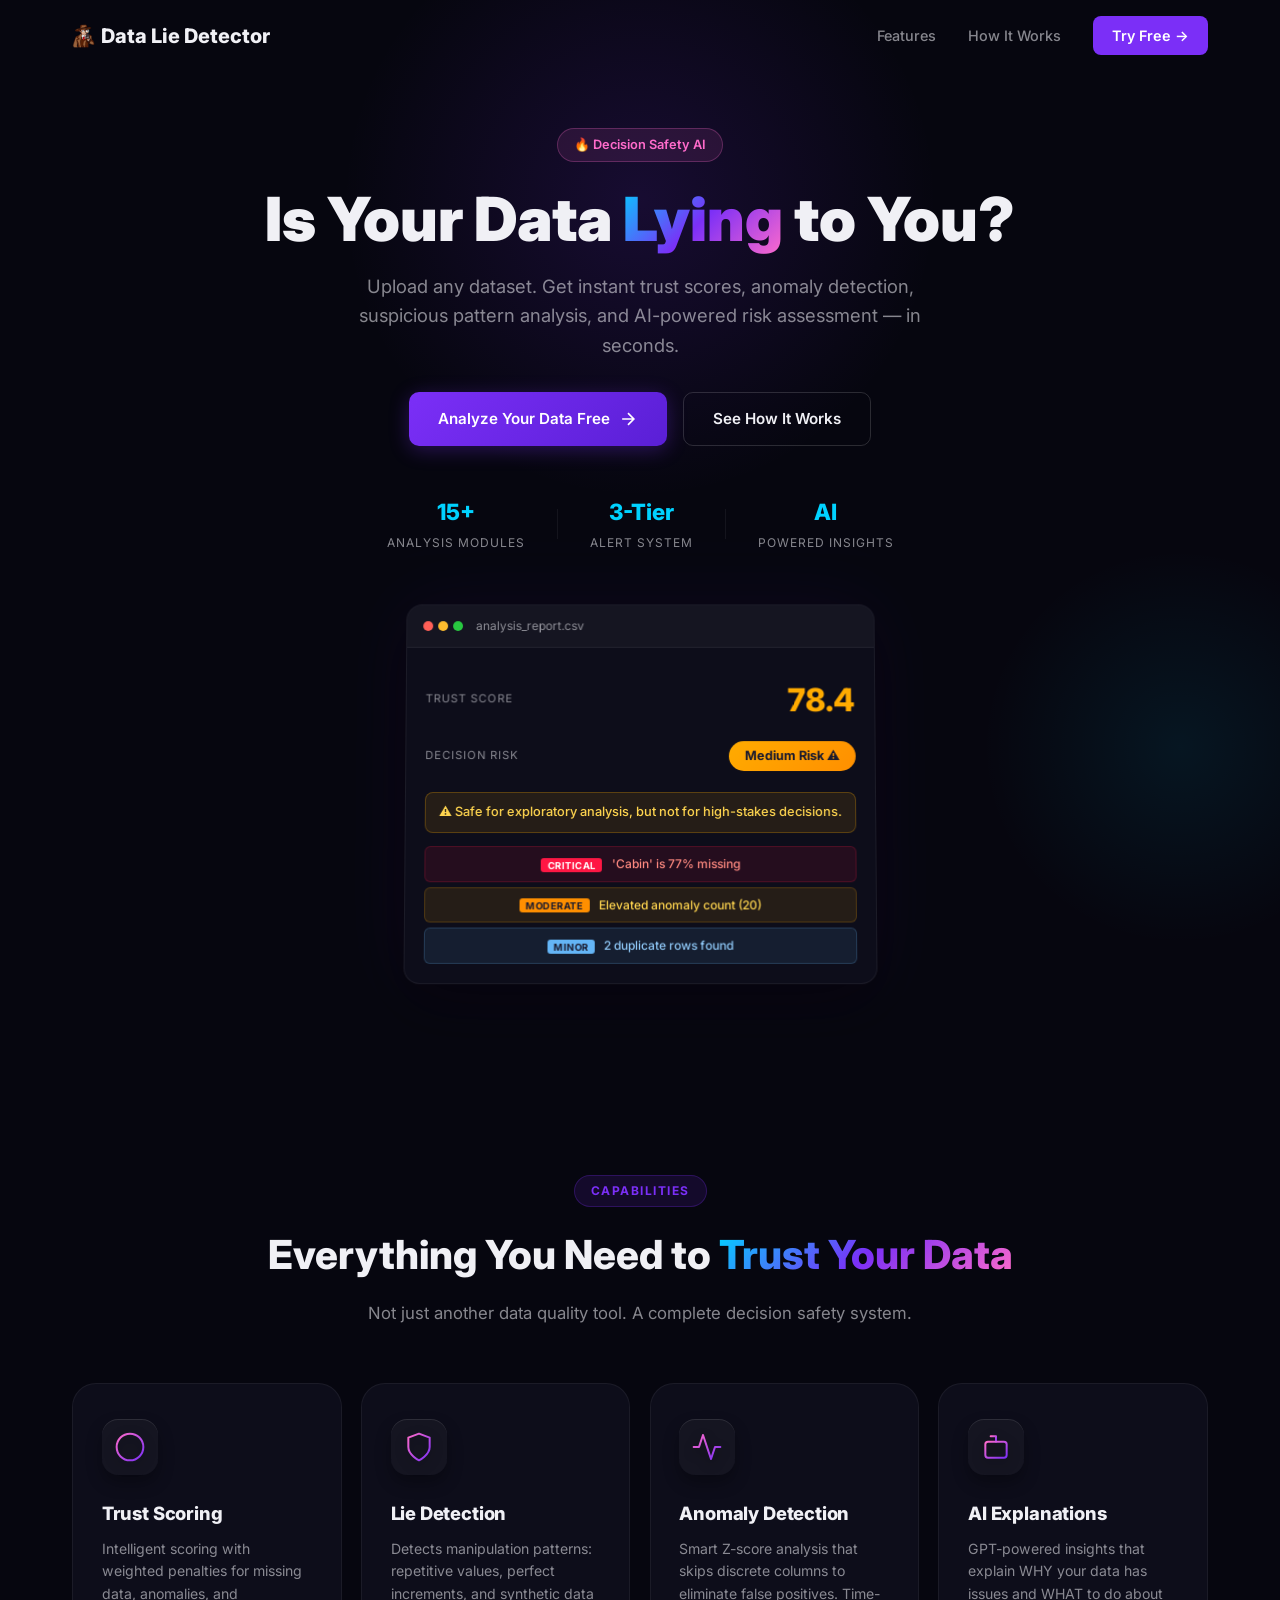
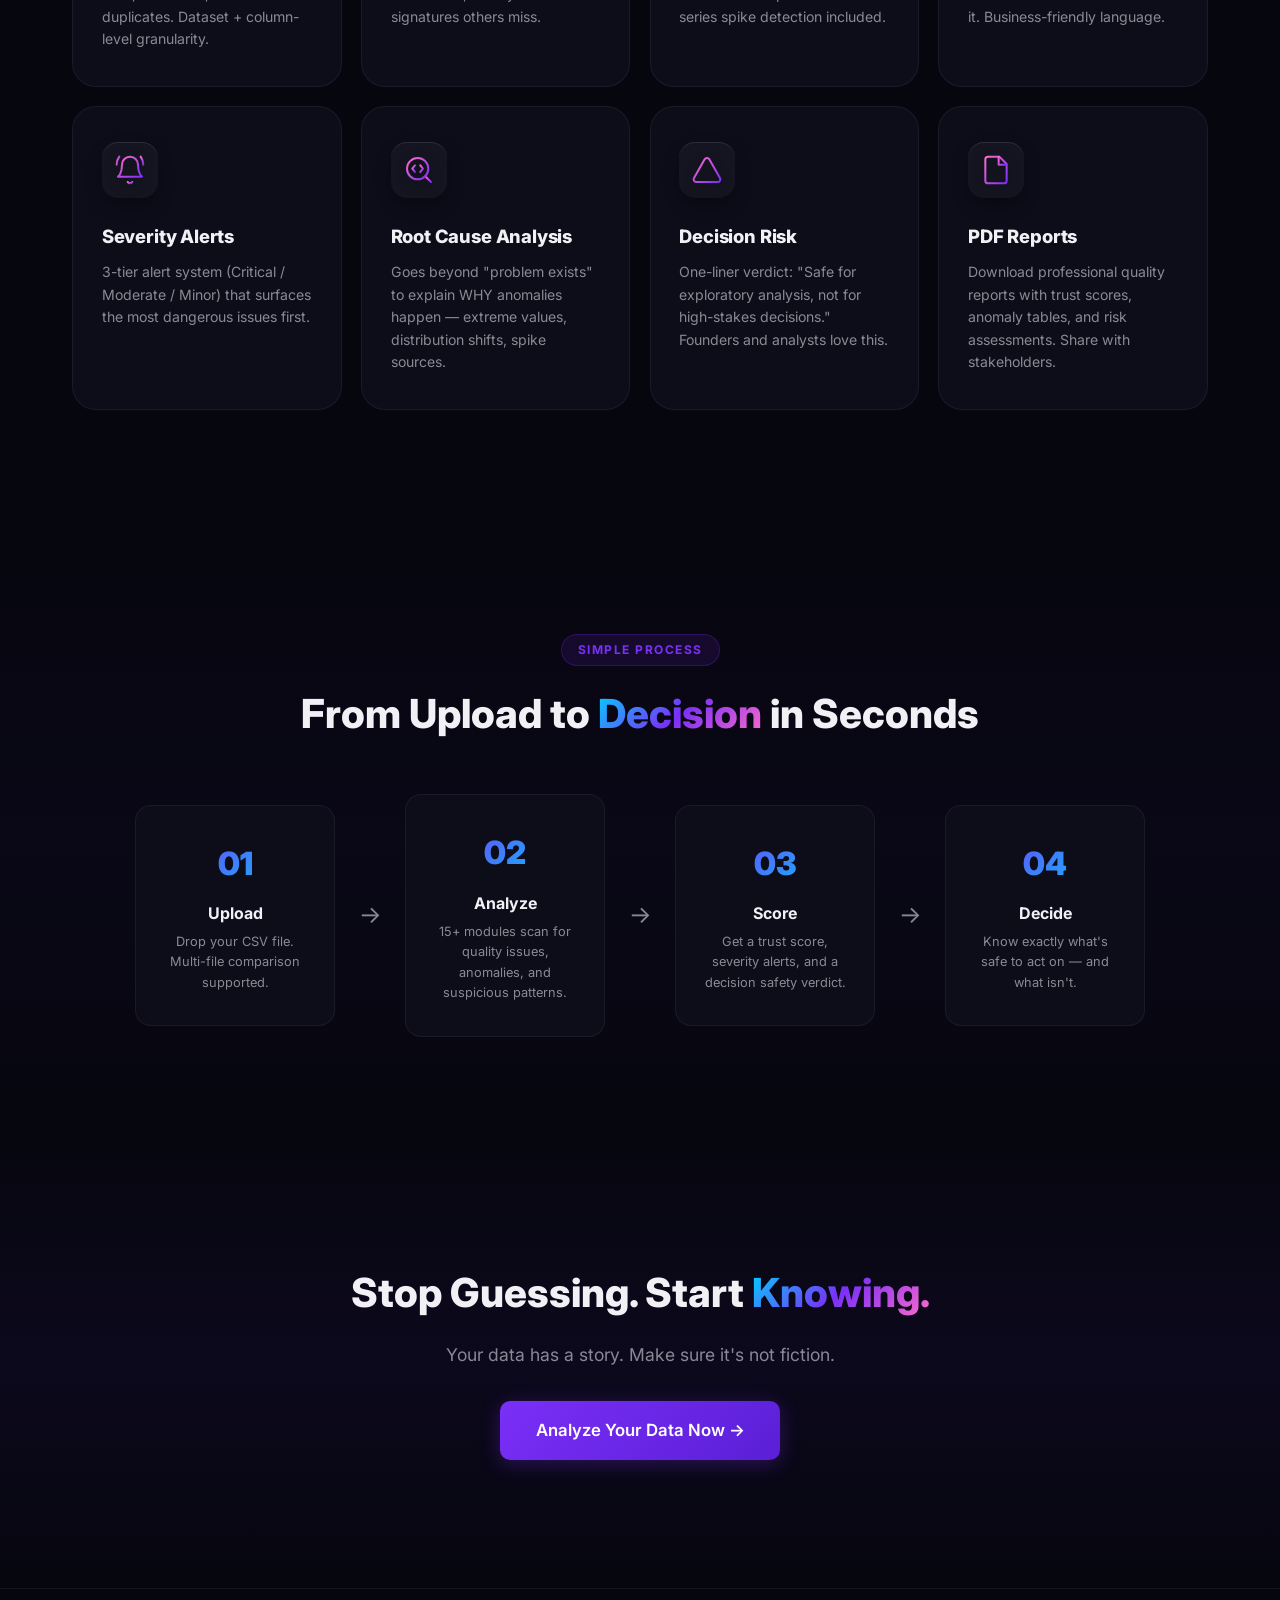
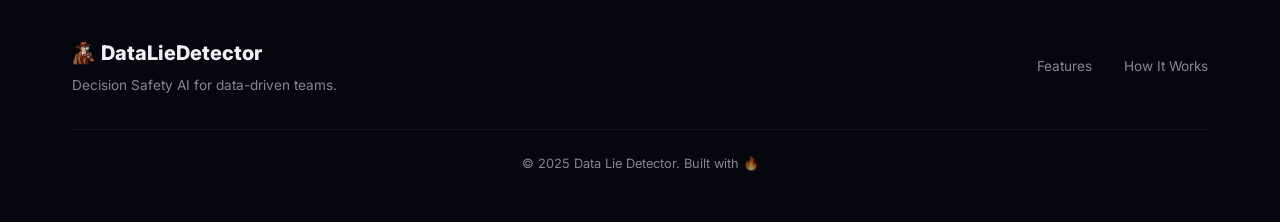
<file: index.html>
<!DOCTYPE html>
<html lang="en">
<head>
    <meta charset="UTF-8">
    <meta name="viewport" content="width=device-width, initial-scale=1.0">
    <title>Data Lie Detector — Decision Safety AI</title>
    <meta name="description" content="Upload data. Detect issues. Score trust. Make safe decisions. The AI-powered data quality engine that tells you if your data is lying.">
    <link href="https://fonts.googleapis.com/css2?family=Inter:wght@300;400;500;600;700;800;900&display=swap" rel="stylesheet">
    <link rel="stylesheet" href="style.css?v=2">
</head>
<body>
    <!-- Premium Global SVG Definitions -->
    <svg width="0" height="0" style="position: absolute;">
        <defs>
            <linearGradient id="icon-grad" x1="0%" y1="0%" x2="100%" y2="100%">
                <stop offset="0%" stop-color="#ff6bcb" />
                <stop offset="100%" stop-color="#7b2ff7" />
            </linearGradient>
        </defs>
    </svg>

    <!-- ═══ NAVBAR ═══ -->
    <nav class="navbar" id="navbar">
        <div class="nav-container">
            <a href="#" class="nav-logo"><img src="logo.png" alt="Logo" style="height: 1.2em; vertical-align: middle;"> <span>Data Lie Detector</span></a>
            <div class="nav-links">
                <a href="#features">Features</a>
                <a href="#how-it-works">How It Works</a>
                <a href="/app" class="nav-cta">Try Free →</a>
            </div>
        </div>
    </nav>

    <!-- ═══ HERO ═══ -->
    <section class="hero" id="hero">
        <div class="hero-glow"></div>
        <div class="hero-glow-2"></div>
        <div class="hero-content">
            <div class="hero-badge">🔥 Decision Safety AI</div>
            <h1>Is Your Data <span class="gradient-text">Lying</span> to You?</h1>
            <p class="hero-sub">Upload any dataset. Get instant trust scores, anomaly detection, suspicious pattern analysis, and AI-powered risk assessment — in seconds.</p>
            <div class="hero-actions">
                <a href="/app" class="btn btn-primary">
                    <span>Analyze Your Data Free</span>
                    <svg width="20" height="20" viewBox="0 0 24 24" fill="none" stroke="currentColor" stroke-width="2"><path d="M5 12h14M12 5l7 7-7 7"/></svg>
                </a>
                <a href="#how-it-works" class="btn btn-ghost">See How It Works</a>
            </div>
            <div class="hero-stats">
                <div class="stat"><span class="stat-num">15+</span><span class="stat-label">Analysis Modules</span></div>
                <div class="stat-divider"></div>
                <div class="stat"><span class="stat-num">3-Tier</span><span class="stat-label">Alert System</span></div>
                <div class="stat-divider"></div>
                <div class="stat"><span class="stat-num">AI</span><span class="stat-label">Powered Insights</span></div>
            </div>
        </div>

        <!-- Floating dashboard mockup -->
        <div class="hero-visual">
            <div class="dashboard-card">
                <div class="dash-header">
                    <div class="dash-dots"><span></span><span></span><span></span></div>
                    <span class="dash-title">analysis_report.csv</span>
                </div>
                <div class="dash-body">
                    <div class="dash-metric">
                        <span class="dash-metric-label">TRUST SCORE</span>
                        <span class="dash-metric-value score-caution">78.4</span>
                    </div>
                    <div class="dash-metric">
                        <span class="dash-metric-label">DECISION RISK</span>
                        <span class="dash-risk-badge">Medium Risk ⚠️</span>
                    </div>
                    <div class="dash-verdict">⚠️ Safe for exploratory analysis, but not for high-stakes decisions.</div>
                    <div class="dash-alerts">
                        <div class="dash-alert critical"><span class="sev">CRITICAL</span> 'Cabin' is 77% missing</div>
                        <div class="dash-alert moderate"><span class="sev">MODERATE</span> Elevated anomaly count (20)</div>
                        <div class="dash-alert minor"><span class="sev">MINOR</span> 2 duplicate rows found</div>
                    </div>
                </div>
            </div>
        </div>
    </section>

    <!-- ═══ FEATURES ═══ -->
    <section class="features" id="features">
        <div class="container">
            <div class="section-badge">Capabilities</div>
            <h2>Everything You Need to <span class="gradient-text">Trust Your Data</span></h2>
            <p class="section-sub">Not just another data quality tool. A complete decision safety system.</p>

            <div class="features-grid">
                <div class="feature-card">
                    <div class="feature-icon"><svg viewBox="0 0 24 24" fill="none" stroke="url(#icon-grad)" stroke-linecap="round" stroke-linejoin="round" class="lucide lucide-crosshair"><circle cx="12" cy="12" r="10"/><line x1="22" y1="12" x2="18" y2="12"/><line x1="6" y1="12" x2="2" y2="12"/><line x1="12" y1="6" x2="12" y2="2"/><line x1="12" y1="22" x2="12" y2="18"/></svg></div>
                    <h3>Trust Scoring</h3>
                    <p>Intelligent scoring with weighted penalties for missing data, anomalies, and duplicates. Dataset + column-level granularity.</p>
                </div>
                <div class="feature-card">
                    <div class="feature-icon"><svg viewBox="0 0 24 24" fill="none" stroke="url(#icon-grad)" stroke-linecap="round" stroke-linejoin="round" class="lucide lucide-shield-alert"><path d="M12 22s8-4 8-10V5l-8-3-8 3v7c0 6 8 10 8 10z"/><path d="M12 8v4"/><path d="M12 16h.01"/></svg></div>
                    <h3>Lie Detection</h3>
                    <p>Detects manipulation patterns: repetitive values, perfect increments, and synthetic data signatures others miss.</p>
                </div>
                <div class="feature-card">
                    <div class="feature-icon"><svg viewBox="0 0 24 24" fill="none" stroke="url(#icon-grad)" stroke-linecap="round" stroke-linejoin="round" class="lucide lucide-activity"><polyline points="22 12 18 12 15 21 9 3 6 12 2 12"/></svg></div>
                    <h3>Anomaly Detection</h3>
                    <p>Smart Z-score analysis that skips discrete columns to eliminate false positives. Time-series spike detection included.</p>
                </div>
                <div class="feature-card">
                    <div class="feature-icon"><svg viewBox="0 0 24 24" fill="none" stroke="url(#icon-grad)" stroke-linecap="round" stroke-linejoin="round" class="lucide lucide-bot"><path d="M12 8V4H8"/><rect width="16" height="12" x="4" y="8" rx="2"/><path d="M2 14h2"/><path d="M20 14h2"/><path d="M15 13v2"/><path d="M9 13v2"/></svg></div>
                    <h3>AI Explanations</h3>
                    <p>GPT-powered insights that explain WHY your data has issues and WHAT to do about it. Business-friendly language.</p>
                </div>
                <div class="feature-card">
                    <div class="feature-icon"><svg viewBox="0 0 24 24" fill="none" stroke="url(#icon-grad)" stroke-linecap="round" stroke-linejoin="round" class="lucide lucide-bell-ring"><path d="M6 8a6 6 0 0 1 12 0c0 7 3 9 3 9H3s3-2 3-9"/><path d="M10.3 21a1.94 1.94 0 0 0 3.4 0"/><path d="M4 2C2.8 3.7 2 5.7 2 8"/><path d="M22 8c0-2.3-.8-4.3-2-6"/></svg></div>
                    <h3>Severity Alerts</h3>
                    <p>3-tier alert system (Critical / Moderate / Minor) that surfaces the most dangerous issues first.</p>
                </div>
                <div class="feature-card">
                    <div class="feature-icon"><svg viewBox="0 0 24 24" fill="none" stroke="url(#icon-grad)" stroke-linecap="round" stroke-linejoin="round" class="lucide lucide-search-code"><path d="m13 13.5 2-2.5-2-2.5"/><path d="m21 21-4.3-4.3"/><path d="M9 8.5 7 11l2 2.5"/><circle cx="11" cy="11" r="8"/></svg></div>
                    <h3>Root Cause Analysis</h3>
                    <p>Goes beyond "problem exists" to explain WHY anomalies happen — extreme values, distribution shifts, spike sources.</p>
                </div>
                <div class="feature-card">
                    <div class="feature-icon"><svg viewBox="0 0 24 24" fill="none" stroke="url(#icon-grad)" stroke-linecap="round" stroke-linejoin="round" class="lucide lucide-triangle-alert"><path d="m21.73 18-8-14a2 2 0 0 0-3.48 0l-8 14A2 2 0 0 0 4 21h16a2 2 0 0 0 1.73-3Z"/><path d="M12 9v4"/><path d="M12 17h.01"/></svg></div>
                    <h3>Decision Risk</h3>
                    <p>One-liner verdict: "Safe for exploratory analysis, not for high-stakes decisions." Founders and analysts love this.</p>
                </div>
                <div class="feature-card">
                    <div class="feature-icon"><svg viewBox="0 0 24 24" fill="none" stroke="url(#icon-grad)" stroke-linecap="round" stroke-linejoin="round" class="lucide lucide-file-text"><path d="M14.5 2H6a2 2 0 0 0-2 2v16a2 2 0 0 0 2 2h12a2 2 0 0 0 2-2V7.5L14.5 2z"/><polyline points="14 2 14 8 20 8"/><line x1="16" x2="8" y1="13" y2="13"/><line x1="16" x2="8" y1="17" y2="17"/><line x1="10" x2="8" y1="9" y2="9"/></svg></div>
                    <h3>PDF Reports</h3>
                    <p>Download professional quality reports with trust scores, anomaly tables, and risk assessments. Share with stakeholders.</p>
                </div>
            </div>
        </div>
    </section>

    <!-- ═══ HOW IT WORKS ═══ -->
    <section class="how-it-works" id="how-it-works">
        <div class="container">
            <div class="section-badge">Simple Process</div>
            <h2>From Upload to <span class="gradient-text">Decision</span> in Seconds</h2>

            <div class="steps">
                <div class="step">
                    <div class="step-num">01</div>
                    <div class="step-content">
                        <h3>Upload</h3>
                        <p>Drop your CSV file. Multi-file comparison supported.</p>
                    </div>
                </div>
                <div class="step-arrow">→</div>
                <div class="step">
                    <div class="step-num">02</div>
                    <div class="step-content">
                        <h3>Analyze</h3>
                        <p>15+ modules scan for quality issues, anomalies, and suspicious patterns.</p>
                    </div>
                </div>
                <div class="step-arrow">→</div>
                <div class="step">
                    <div class="step-num">03</div>
                    <div class="step-content">
                        <h3>Score</h3>
                        <p>Get a trust score, severity alerts, and a decision safety verdict.</p>
                    </div>
                </div>
                <div class="step-arrow">→</div>
                <div class="step">
                    <div class="step-num">04</div>
                    <div class="step-content">
                        <h3>Decide</h3>
                        <p>Know exactly what's safe to act on — and what isn't.</p>
                    </div>
                </div>
            </div>
        </div>
    </section>



    <!-- ═══ CTA ═══ -->
    <section class="cta" id="cta">
        <div class="container">
            <h2>Stop Guessing. Start <span class="gradient-text">Knowing.</span></h2>
            <p>Your data has a story. Make sure it's not fiction.</p>
            <a href="/app" class="btn btn-primary btn-lg">Analyze Your Data Now →</a>
        </div>
    </section>

    <!-- ═══ FOOTER ═══ -->
    <footer class="footer">
        <div class="container">
            <div class="footer-content">
                <div class="footer-brand">
                    <span class="nav-logo"><img src="logo.png" alt="Logo" style="height: 1.2em; vertical-align: middle;"> <span>DataLieDetector</span></span>
                    <p>Decision Safety AI for data-driven teams.</p>
                </div>
                <div class="footer-links">
                    <a href="#features">Features</a>
                    <a href="#how-it-works">How It Works</a>
                </div>
            </div>
            <div class="footer-bottom">
                <p>© 2025 Data Lie Detector. Built with 🔥</p>
            </div>
        </div>
    </footer>

    <script>
        // Smooth scroll
        function scrollToDemo() {
            document.getElementById('cta').scrollIntoView({ behavior: 'smooth' });
        }

        // Navbar scroll effect
        window.addEventListener('scroll', () => {
            const nav = document.getElementById('navbar');
            nav.classList.toggle('scrolled', window.scrollY > 50);
        });

        // Intersection Observer for animations
        const observer = new IntersectionObserver((entries) => {
            entries.forEach(entry => {
                if (entry.isIntersecting) {
                    entry.target.classList.add('animate-in');
                }
            });
        }, { threshold: 0.1 });

        document.querySelectorAll('.feature-card, .step').forEach(el => {
            observer.observe(el);
        });
    </script>
</body>
</html>
</file>
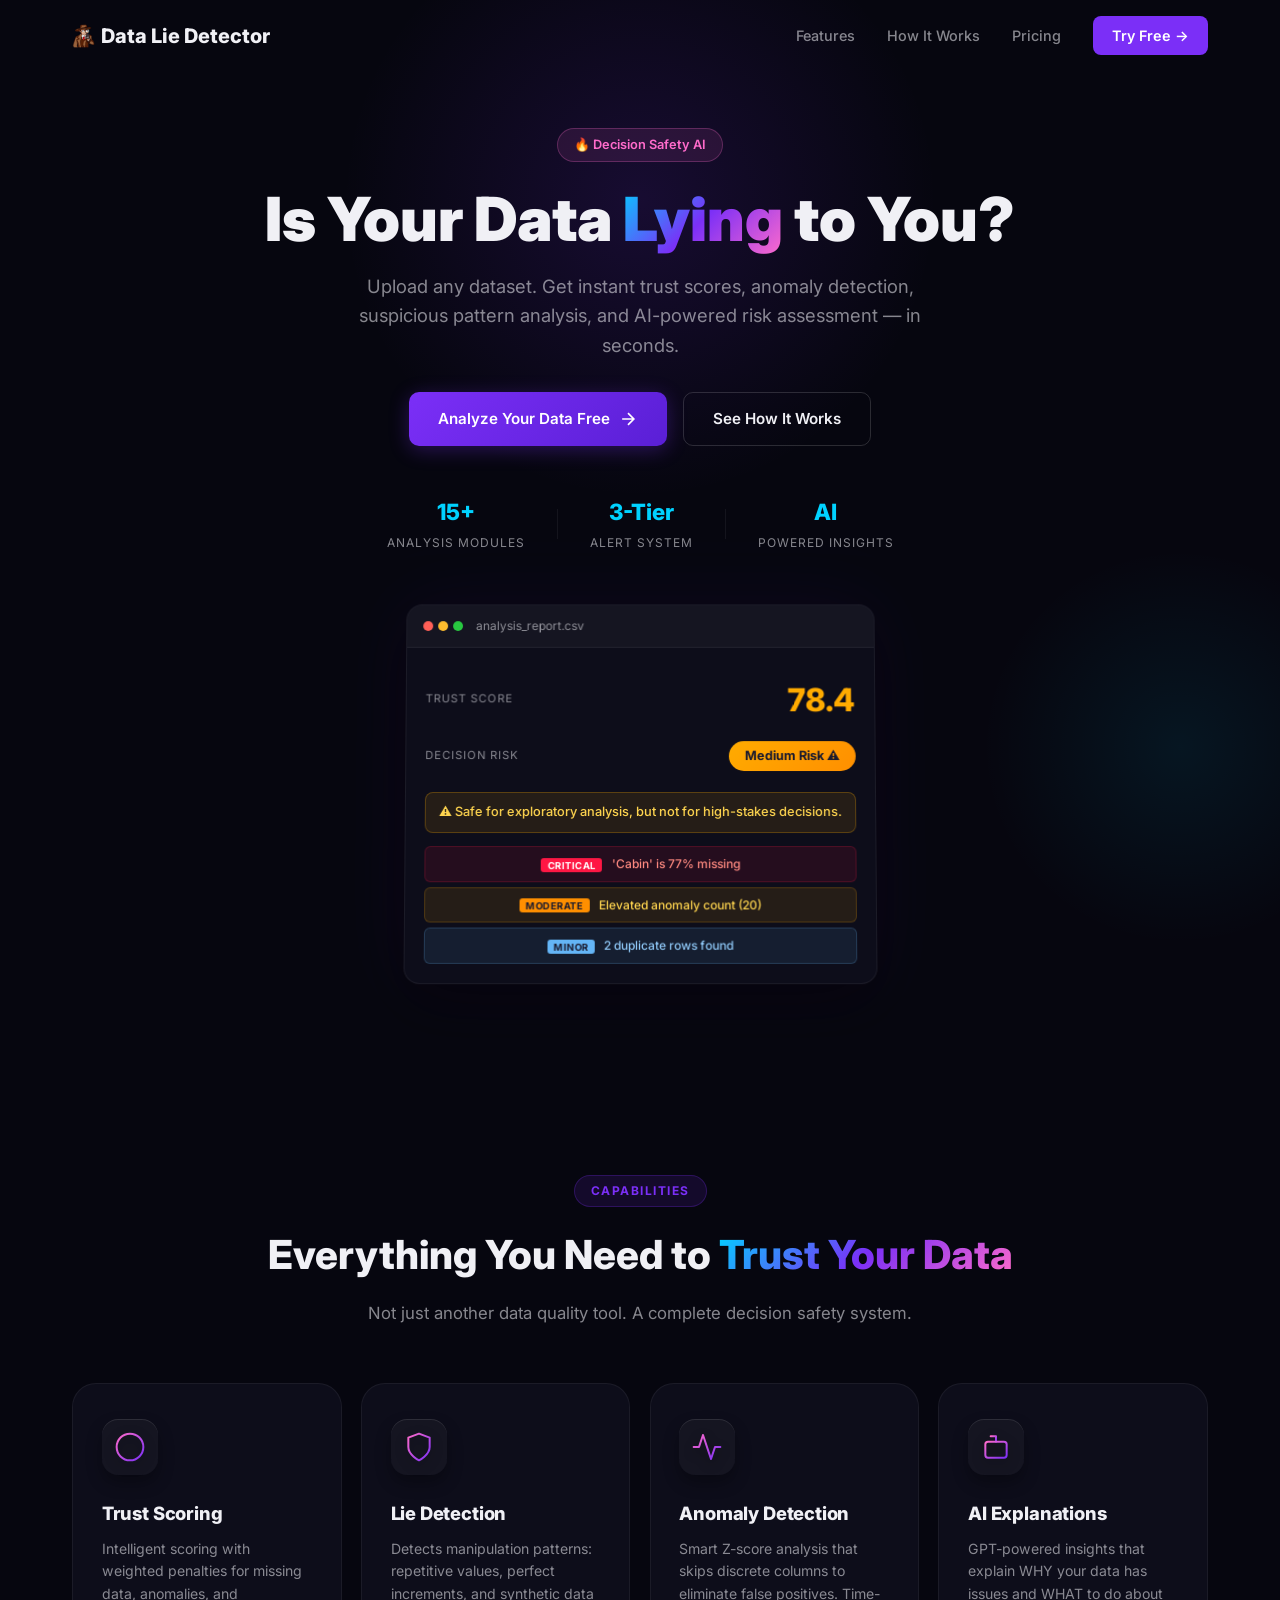
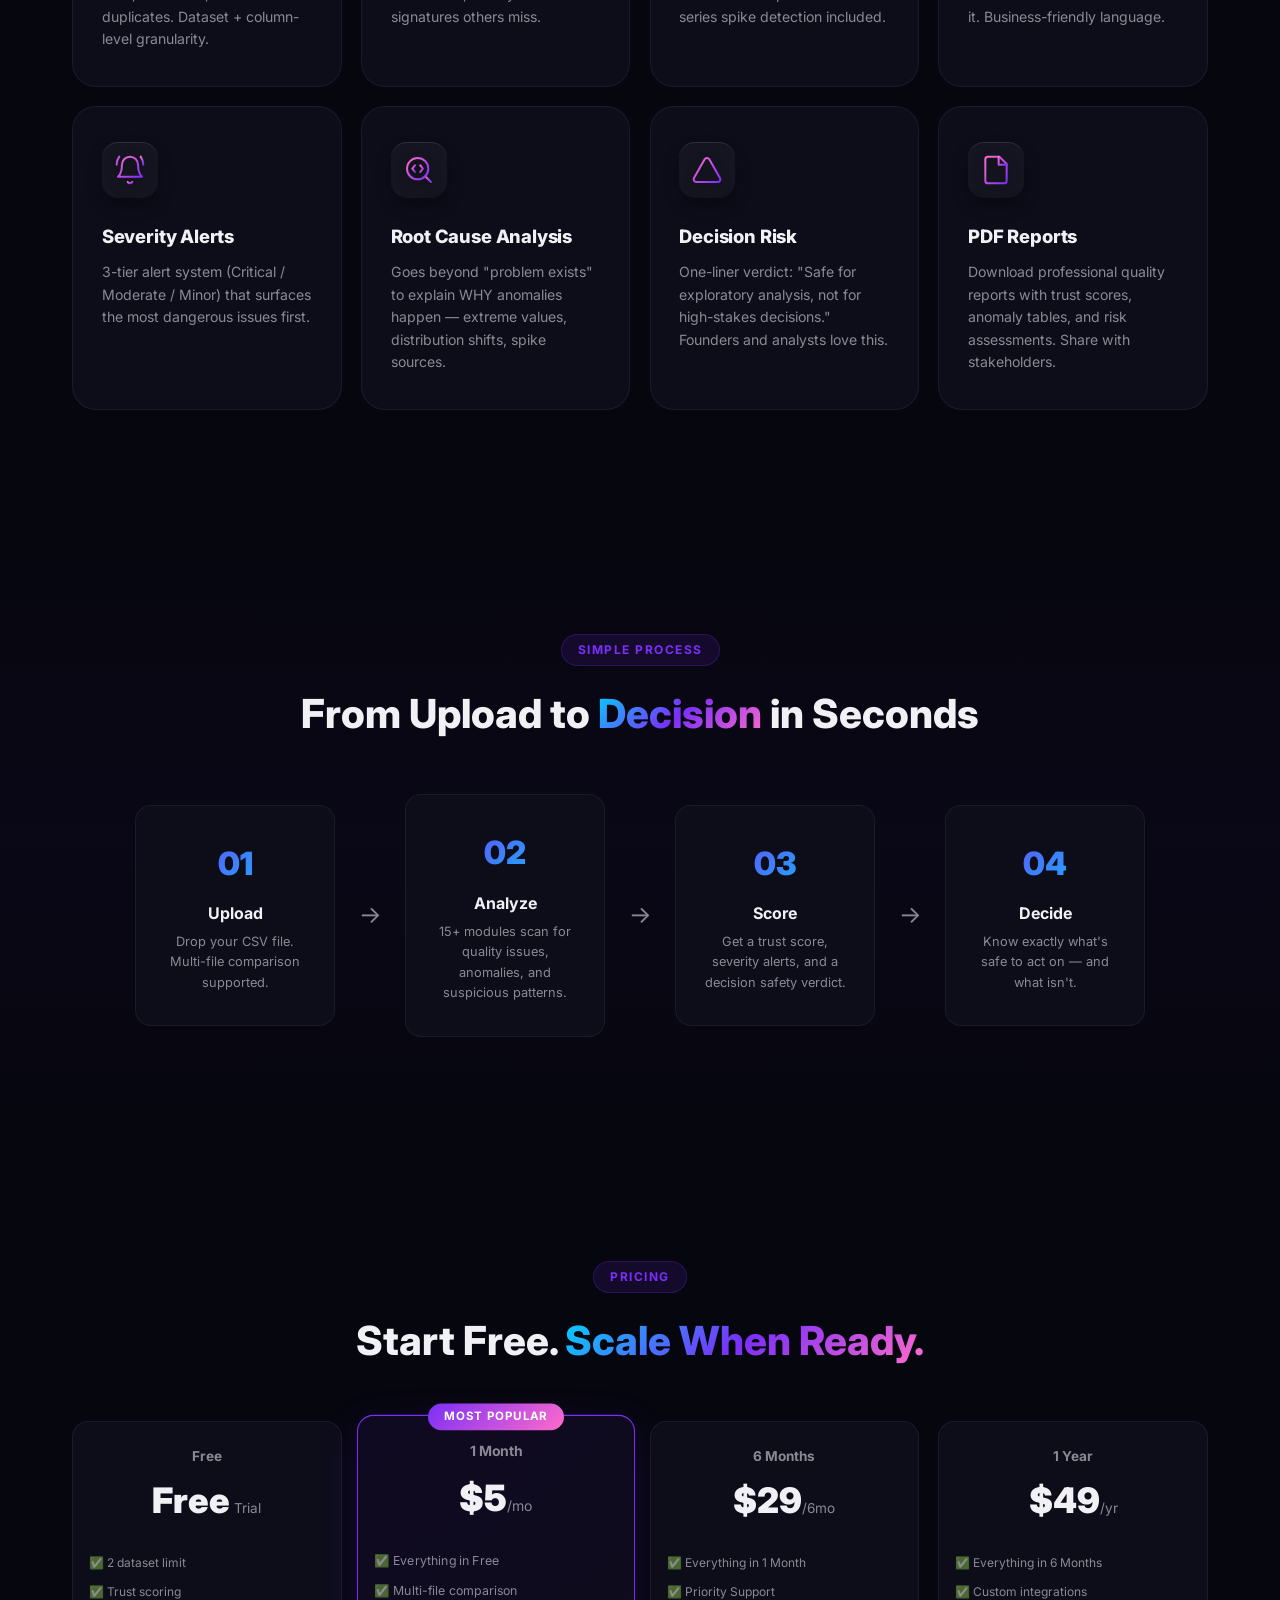
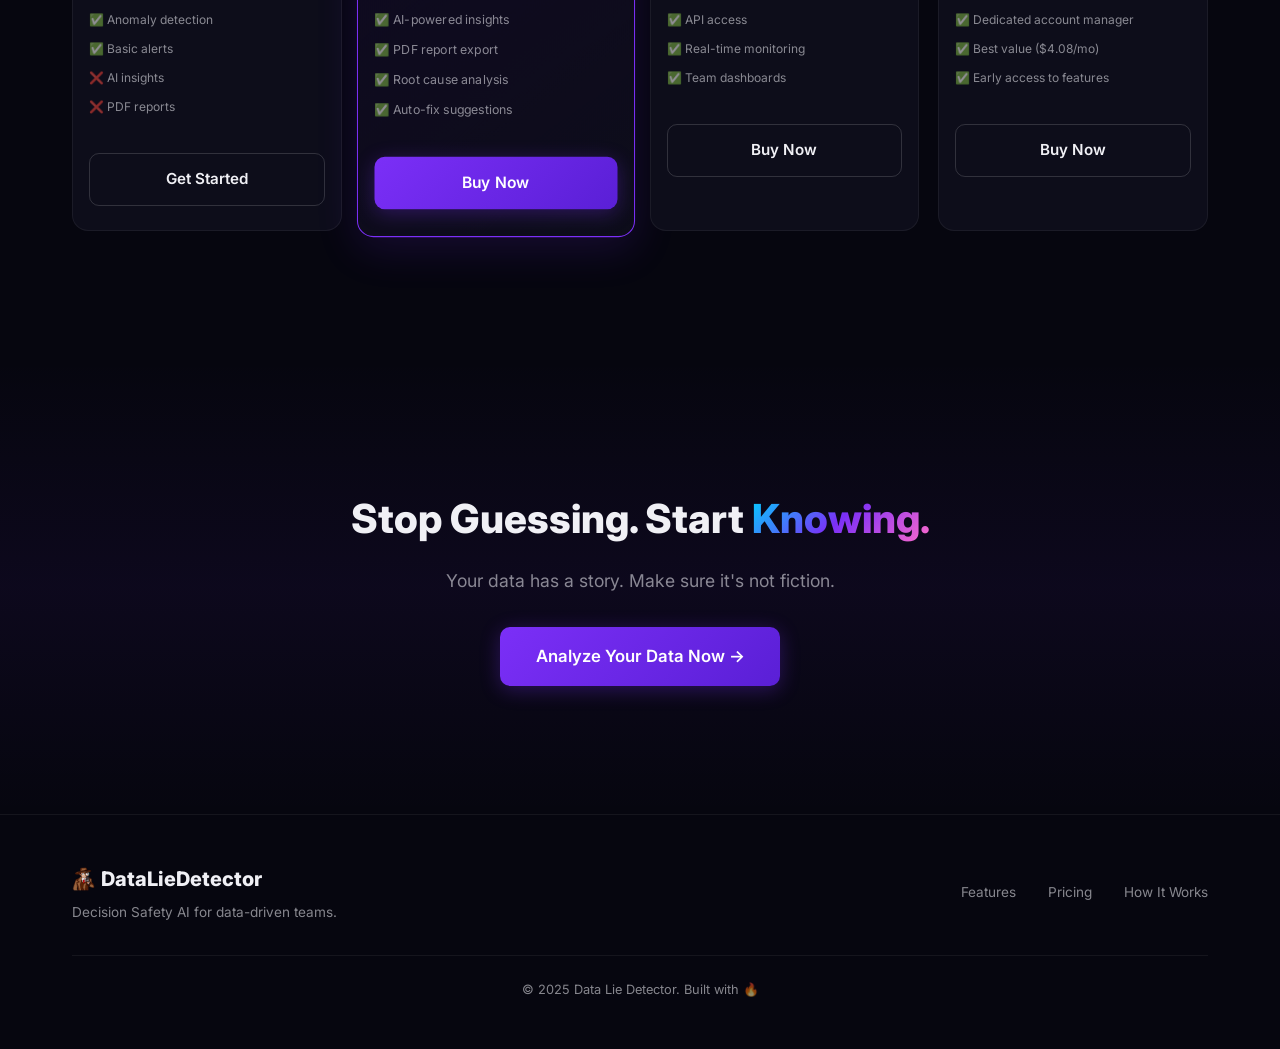
<file: temp_cloud/landing/index.html>
<!DOCTYPE html>
<html lang="en">
<head>
    <meta charset="UTF-8">
    <meta name="viewport" content="width=device-width, initial-scale=1.0">
    <title>Data Lie Detector — Decision Safety AI</title>
    <meta name="description" content="Upload data. Detect issues. Score trust. Make safe decisions. The AI-powered data quality engine that tells you if your data is lying.">
    <link href="https://fonts.googleapis.com/css2?family=Inter:wght@300;400;500;600;700;800;900&display=swap" rel="stylesheet">
    <link rel="stylesheet" href="style.css?v=2">
</head>
<body>
    <!-- Premium Global SVG Definitions -->
    <svg width="0" height="0" style="position: absolute;">
        <defs>
            <linearGradient id="icon-grad" x1="0%" y1="0%" x2="100%" y2="100%">
                <stop offset="0%" stop-color="#ff6bcb" />
                <stop offset="100%" stop-color="#7b2ff7" />
            </linearGradient>
        </defs>
    </svg>

    <!-- ═══ NAVBAR ═══ -->
    <nav class="navbar" id="navbar">
        <div class="nav-container">
            <a href="#" class="nav-logo"><img src="logo.png" alt="Logo" style="height: 1.2em; vertical-align: middle;"> <span>Data Lie Detector</span></a>
            <div class="nav-links">
                <a href="#features">Features</a>
                <a href="#how-it-works">How It Works</a>
                <a href="#pricing">Pricing</a>
                <a href="/app" class="nav-cta">Try Free →</a>
            </div>
        </div>
    </nav>

    <!-- ═══ HERO ═══ -->
    <section class="hero" id="hero">
        <div class="hero-glow"></div>
        <div class="hero-glow-2"></div>
        <div class="hero-content">
            <div class="hero-badge">🔥 Decision Safety AI</div>
            <h1>Is Your Data <span class="gradient-text">Lying</span> to You?</h1>
            <p class="hero-sub">Upload any dataset. Get instant trust scores, anomaly detection, suspicious pattern analysis, and AI-powered risk assessment — in seconds.</p>
            <div class="hero-actions">
                <a href="/app" class="btn btn-primary">
                    <span>Analyze Your Data Free</span>
                    <svg width="20" height="20" viewBox="0 0 24 24" fill="none" stroke="currentColor" stroke-width="2"><path d="M5 12h14M12 5l7 7-7 7"/></svg>
                </a>
                <a href="#how-it-works" class="btn btn-ghost">See How It Works</a>
            </div>
            <div class="hero-stats">
                <div class="stat"><span class="stat-num">15+</span><span class="stat-label">Analysis Modules</span></div>
                <div class="stat-divider"></div>
                <div class="stat"><span class="stat-num">3-Tier</span><span class="stat-label">Alert System</span></div>
                <div class="stat-divider"></div>
                <div class="stat"><span class="stat-num">AI</span><span class="stat-label">Powered Insights</span></div>
            </div>
        </div>

        <!-- Floating dashboard mockup -->
        <div class="hero-visual">
            <div class="dashboard-card">
                <div class="dash-header">
                    <div class="dash-dots"><span></span><span></span><span></span></div>
                    <span class="dash-title">analysis_report.csv</span>
                </div>
                <div class="dash-body">
                    <div class="dash-metric">
                        <span class="dash-metric-label">TRUST SCORE</span>
                        <span class="dash-metric-value score-caution">78.4</span>
                    </div>
                    <div class="dash-metric">
                        <span class="dash-metric-label">DECISION RISK</span>
                        <span class="dash-risk-badge">Medium Risk ⚠️</span>
                    </div>
                    <div class="dash-verdict">⚠️ Safe for exploratory analysis, but not for high-stakes decisions.</div>
                    <div class="dash-alerts">
                        <div class="dash-alert critical"><span class="sev">CRITICAL</span> 'Cabin' is 77% missing</div>
                        <div class="dash-alert moderate"><span class="sev">MODERATE</span> Elevated anomaly count (20)</div>
                        <div class="dash-alert minor"><span class="sev">MINOR</span> 2 duplicate rows found</div>
                    </div>
                </div>
            </div>
        </div>
    </section>

    <!-- ═══ FEATURES ═══ -->
    <section class="features" id="features">
        <div class="container">
            <div class="section-badge">Capabilities</div>
            <h2>Everything You Need to <span class="gradient-text">Trust Your Data</span></h2>
            <p class="section-sub">Not just another data quality tool. A complete decision safety system.</p>

            <div class="features-grid">
                <div class="feature-card">
                    <div class="feature-icon"><svg viewBox="0 0 24 24" fill="none" stroke="url(#icon-grad)" stroke-linecap="round" stroke-linejoin="round" class="lucide lucide-crosshair"><circle cx="12" cy="12" r="10"/><line x1="22" y1="12" x2="18" y2="12"/><line x1="6" y1="12" x2="2" y2="12"/><line x1="12" y1="6" x2="12" y2="2"/><line x1="12" y1="22" x2="12" y2="18"/></svg></div>
                    <h3>Trust Scoring</h3>
                    <p>Intelligent scoring with weighted penalties for missing data, anomalies, and duplicates. Dataset + column-level granularity.</p>
                </div>
                <div class="feature-card">
                    <div class="feature-icon"><svg viewBox="0 0 24 24" fill="none" stroke="url(#icon-grad)" stroke-linecap="round" stroke-linejoin="round" class="lucide lucide-shield-alert"><path d="M12 22s8-4 8-10V5l-8-3-8 3v7c0 6 8 10 8 10z"/><path d="M12 8v4"/><path d="M12 16h.01"/></svg></div>
                    <h3>Lie Detection</h3>
                    <p>Detects manipulation patterns: repetitive values, perfect increments, and synthetic data signatures others miss.</p>
                </div>
                <div class="feature-card">
                    <div class="feature-icon"><svg viewBox="0 0 24 24" fill="none" stroke="url(#icon-grad)" stroke-linecap="round" stroke-linejoin="round" class="lucide lucide-activity"><polyline points="22 12 18 12 15 21 9 3 6 12 2 12"/></svg></div>
                    <h3>Anomaly Detection</h3>
                    <p>Smart Z-score analysis that skips discrete columns to eliminate false positives. Time-series spike detection included.</p>
                </div>
                <div class="feature-card">
                    <div class="feature-icon"><svg viewBox="0 0 24 24" fill="none" stroke="url(#icon-grad)" stroke-linecap="round" stroke-linejoin="round" class="lucide lucide-bot"><path d="M12 8V4H8"/><rect width="16" height="12" x="4" y="8" rx="2"/><path d="M2 14h2"/><path d="M20 14h2"/><path d="M15 13v2"/><path d="M9 13v2"/></svg></div>
                    <h3>AI Explanations</h3>
                    <p>GPT-powered insights that explain WHY your data has issues and WHAT to do about it. Business-friendly language.</p>
                </div>
                <div class="feature-card">
                    <div class="feature-icon"><svg viewBox="0 0 24 24" fill="none" stroke="url(#icon-grad)" stroke-linecap="round" stroke-linejoin="round" class="lucide lucide-bell-ring"><path d="M6 8a6 6 0 0 1 12 0c0 7 3 9 3 9H3s3-2 3-9"/><path d="M10.3 21a1.94 1.94 0 0 0 3.4 0"/><path d="M4 2C2.8 3.7 2 5.7 2 8"/><path d="M22 8c0-2.3-.8-4.3-2-6"/></svg></div>
                    <h3>Severity Alerts</h3>
                    <p>3-tier alert system (Critical / Moderate / Minor) that surfaces the most dangerous issues first.</p>
                </div>
                <div class="feature-card">
                    <div class="feature-icon"><svg viewBox="0 0 24 24" fill="none" stroke="url(#icon-grad)" stroke-linecap="round" stroke-linejoin="round" class="lucide lucide-search-code"><path d="m13 13.5 2-2.5-2-2.5"/><path d="m21 21-4.3-4.3"/><path d="M9 8.5 7 11l2 2.5"/><circle cx="11" cy="11" r="8"/></svg></div>
                    <h3>Root Cause Analysis</h3>
                    <p>Goes beyond "problem exists" to explain WHY anomalies happen — extreme values, distribution shifts, spike sources.</p>
                </div>
                <div class="feature-card">
                    <div class="feature-icon"><svg viewBox="0 0 24 24" fill="none" stroke="url(#icon-grad)" stroke-linecap="round" stroke-linejoin="round" class="lucide lucide-triangle-alert"><path d="m21.73 18-8-14a2 2 0 0 0-3.48 0l-8 14A2 2 0 0 0 4 21h16a2 2 0 0 0 1.73-3Z"/><path d="M12 9v4"/><path d="M12 17h.01"/></svg></div>
                    <h3>Decision Risk</h3>
                    <p>One-liner verdict: "Safe for exploratory analysis, not for high-stakes decisions." Founders and analysts love this.</p>
                </div>
                <div class="feature-card">
                    <div class="feature-icon"><svg viewBox="0 0 24 24" fill="none" stroke="url(#icon-grad)" stroke-linecap="round" stroke-linejoin="round" class="lucide lucide-file-text"><path d="M14.5 2H6a2 2 0 0 0-2 2v16a2 2 0 0 0 2 2h12a2 2 0 0 0 2-2V7.5L14.5 2z"/><polyline points="14 2 14 8 20 8"/><line x1="16" x2="8" y1="13" y2="13"/><line x1="16" x2="8" y1="17" y2="17"/><line x1="10" x2="8" y1="9" y2="9"/></svg></div>
                    <h3>PDF Reports</h3>
                    <p>Download professional quality reports with trust scores, anomaly tables, and risk assessments. Share with stakeholders.</p>
                </div>
            </div>
        </div>
    </section>

    <!-- ═══ HOW IT WORKS ═══ -->
    <section class="how-it-works" id="how-it-works">
        <div class="container">
            <div class="section-badge">Simple Process</div>
            <h2>From Upload to <span class="gradient-text">Decision</span> in Seconds</h2>

            <div class="steps">
                <div class="step">
                    <div class="step-num">01</div>
                    <div class="step-content">
                        <h3>Upload</h3>
                        <p>Drop your CSV file. Multi-file comparison supported.</p>
                    </div>
                </div>
                <div class="step-arrow">→</div>
                <div class="step">
                    <div class="step-num">02</div>
                    <div class="step-content">
                        <h3>Analyze</h3>
                        <p>15+ modules scan for quality issues, anomalies, and suspicious patterns.</p>
                    </div>
                </div>
                <div class="step-arrow">→</div>
                <div class="step">
                    <div class="step-num">03</div>
                    <div class="step-content">
                        <h3>Score</h3>
                        <p>Get a trust score, severity alerts, and a decision safety verdict.</p>
                    </div>
                </div>
                <div class="step-arrow">→</div>
                <div class="step">
                    <div class="step-num">04</div>
                    <div class="step-content">
                        <h3>Decide</h3>
                        <p>Know exactly what's safe to act on — and what isn't.</p>
                    </div>
                </div>
            </div>
        </div>
    </section>

    <!-- ═══ PRICING ═══ -->
    <section class="pricing" id="pricing">
        <div class="container">
            <div class="section-badge">Pricing</div>
            <h2>Start Free. <span class="gradient-text">Scale When Ready.</span></h2>

            <div class="pricing-grid">
                <div class="price-card">
                    <div class="price-tier">Free</div>
                    <div class="price-amount">Free<span> Trial</span></div>
                    <ul class="price-features">
                        <li>✅ 2 dataset limit</li>
                        <li>✅ Trust scoring</li>
                        <li>✅ Anomaly detection</li>
                        <li>✅ Basic alerts</li>
                        <li>❌ AI insights</li>
                        <li>❌ PDF reports</li>
                    </ul>
                    <a href="/app" class="btn btn-ghost">Get Started</a>
                </div>
                <div class="price-card featured">
                    <div class="price-popular">Most Popular</div>
                    <div class="price-tier">1 Month</div>
                    <div class="price-amount">$5<span>/mo</span></div>
                    <ul class="price-features">
                        <li>✅ Everything in Free</li>
                        <li>✅ Multi-file comparison</li>
                        <li>✅ AI-powered insights</li>
                        <li>✅ PDF report export</li>
                        <li>✅ Root cause analysis</li>
                        <li>✅ Auto-fix suggestions</li>
                    </ul>
                    <a href="/app?plan=monthly" class="btn btn-primary">Buy Now</a>
                </div>
                <div class="price-card">
                    <div class="price-tier">6 Months</div>
                    <div class="price-amount">$29<span>/6mo</span></div>
                    <ul class="price-features">
                        <li>✅ Everything in 1 Month</li>
                        <li>✅ Priority Support</li>
                        <li>✅ API access</li>
                        <li>✅ Real-time monitoring</li>
                        <li>✅ Team dashboards</li>
                    </ul>
                    <a href="/app?plan=semi_annual" class="btn btn-ghost">Buy Now</a>
                </div>
                <div class="price-card">
                    <div class="price-tier">1 Year</div>
                    <div class="price-amount">$49<span>/yr</span></div>
                    <ul class="price-features">
                        <li>✅ Everything in 6 Months</li>
                        <li>✅ Custom integrations</li>
                        <li>✅ Dedicated account manager</li>
                        <li>✅ Best value ($4.08/mo)</li>
                        <li>✅ Early access to features</li>
                    </ul>
                    <a href="/app?plan=yearly" class="btn btn-ghost">Buy Now</a>
                </div>
            </div>
        </div>
    </section>

    <!-- ═══ CTA ═══ -->
    <section class="cta" id="cta">
        <div class="container">
            <h2>Stop Guessing. Start <span class="gradient-text">Knowing.</span></h2>
            <p>Your data has a story. Make sure it's not fiction.</p>
            <a href="/app" class="btn btn-primary btn-lg">Analyze Your Data Now →</a>
        </div>
    </section>

    <!-- ═══ FOOTER ═══ -->
    <footer class="footer">
        <div class="container">
            <div class="footer-content">
                <div class="footer-brand">
                    <span class="nav-logo"><img src="logo.png" alt="Logo" style="height: 1.2em; vertical-align: middle;"> <span>DataLieDetector</span></span>
                    <p>Decision Safety AI for data-driven teams.</p>
                </div>
                <div class="footer-links">
                    <a href="#features">Features</a>
                    <a href="#pricing">Pricing</a>
                    <a href="#how-it-works">How It Works</a>
                </div>
            </div>
            <div class="footer-bottom">
                <p>© 2025 Data Lie Detector. Built with 🔥</p>
            </div>
        </div>
    </footer>

    <script>
        // Smooth scroll
        function scrollToDemo() {
            document.getElementById('cta').scrollIntoView({ behavior: 'smooth' });
        }

        // Navbar scroll effect
        window.addEventListener('scroll', () => {
            const nav = document.getElementById('navbar');
            nav.classList.toggle('scrolled', window.scrollY > 50);
        });

        // Intersection Observer for animations
        const observer = new IntersectionObserver((entries) => {
            entries.forEach(entry => {
                if (entry.isIntersecting) {
                    entry.target.classList.add('animate-in');
                }
            });
        }, { threshold: 0.1 });

        document.querySelectorAll('.feature-card, .step, .price-card').forEach(el => {
            observer.observe(el);
        });
    </script>
</body>
</html>
</file>
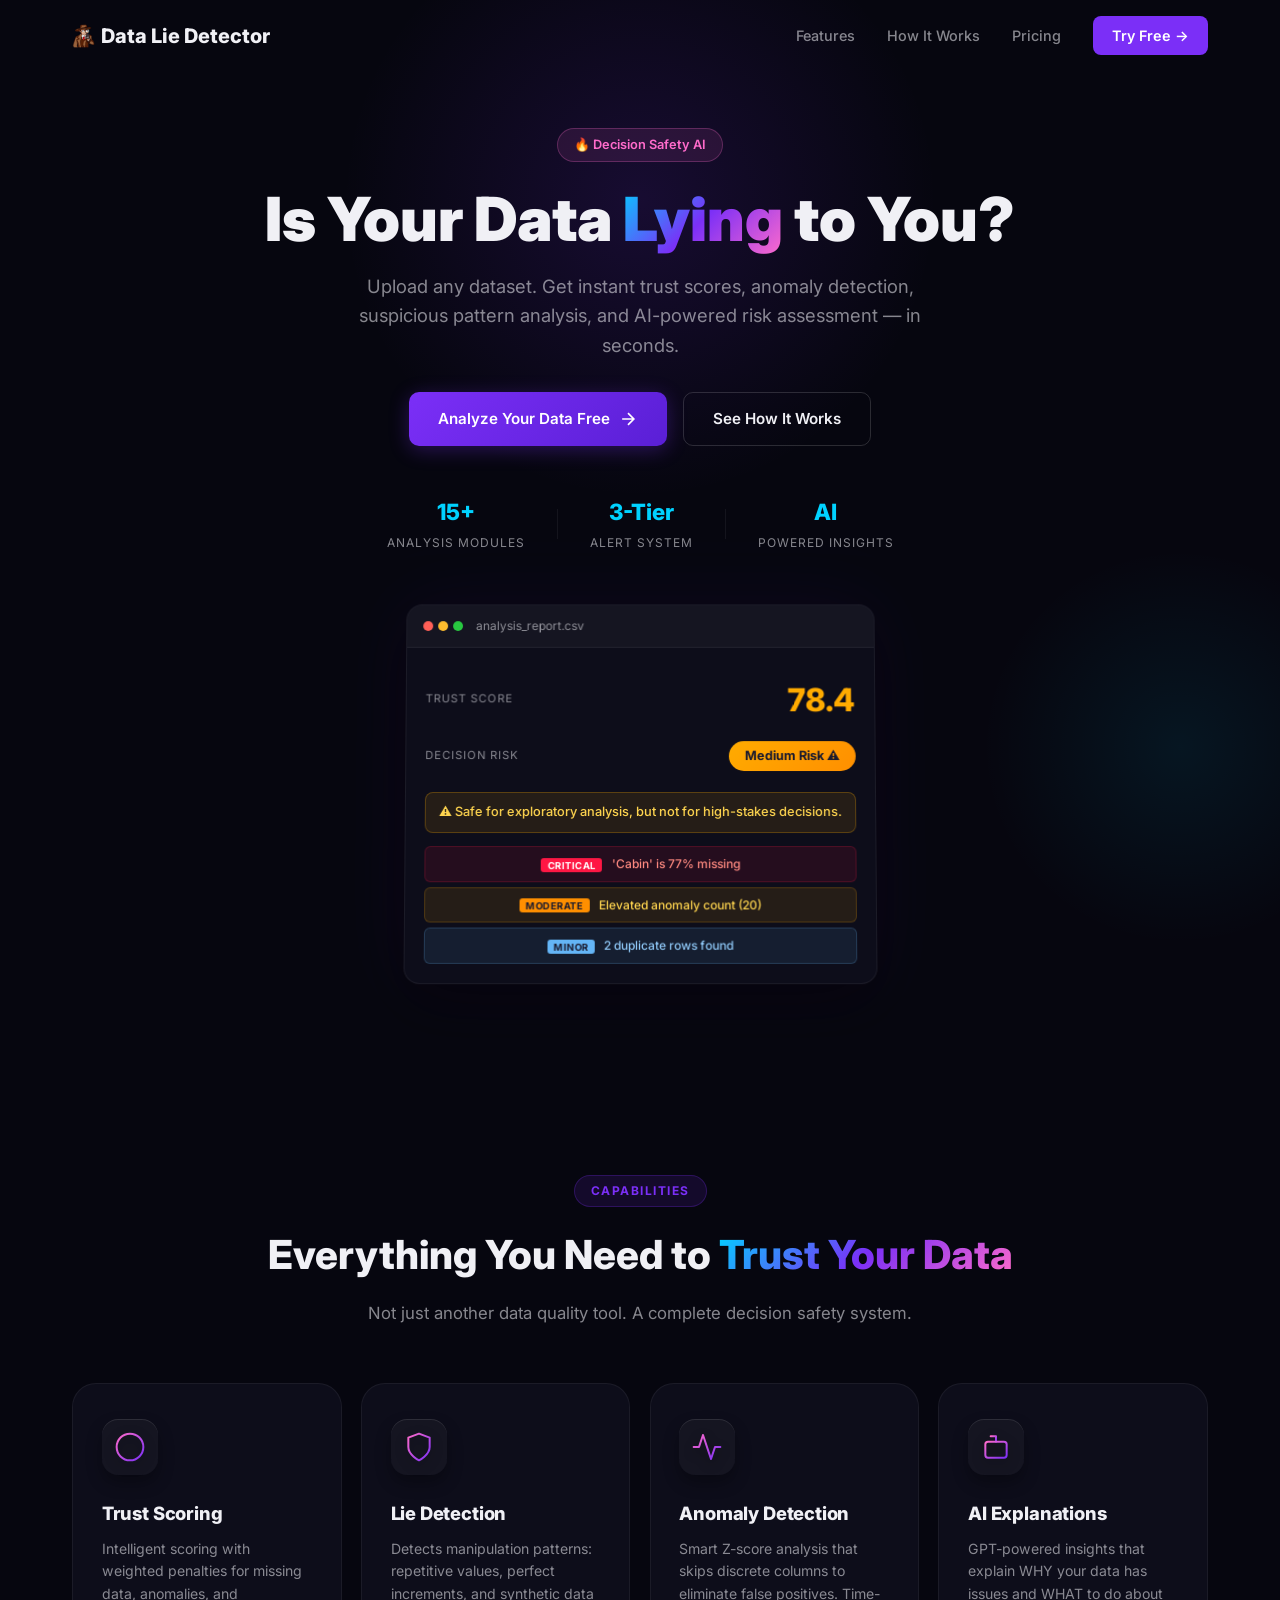
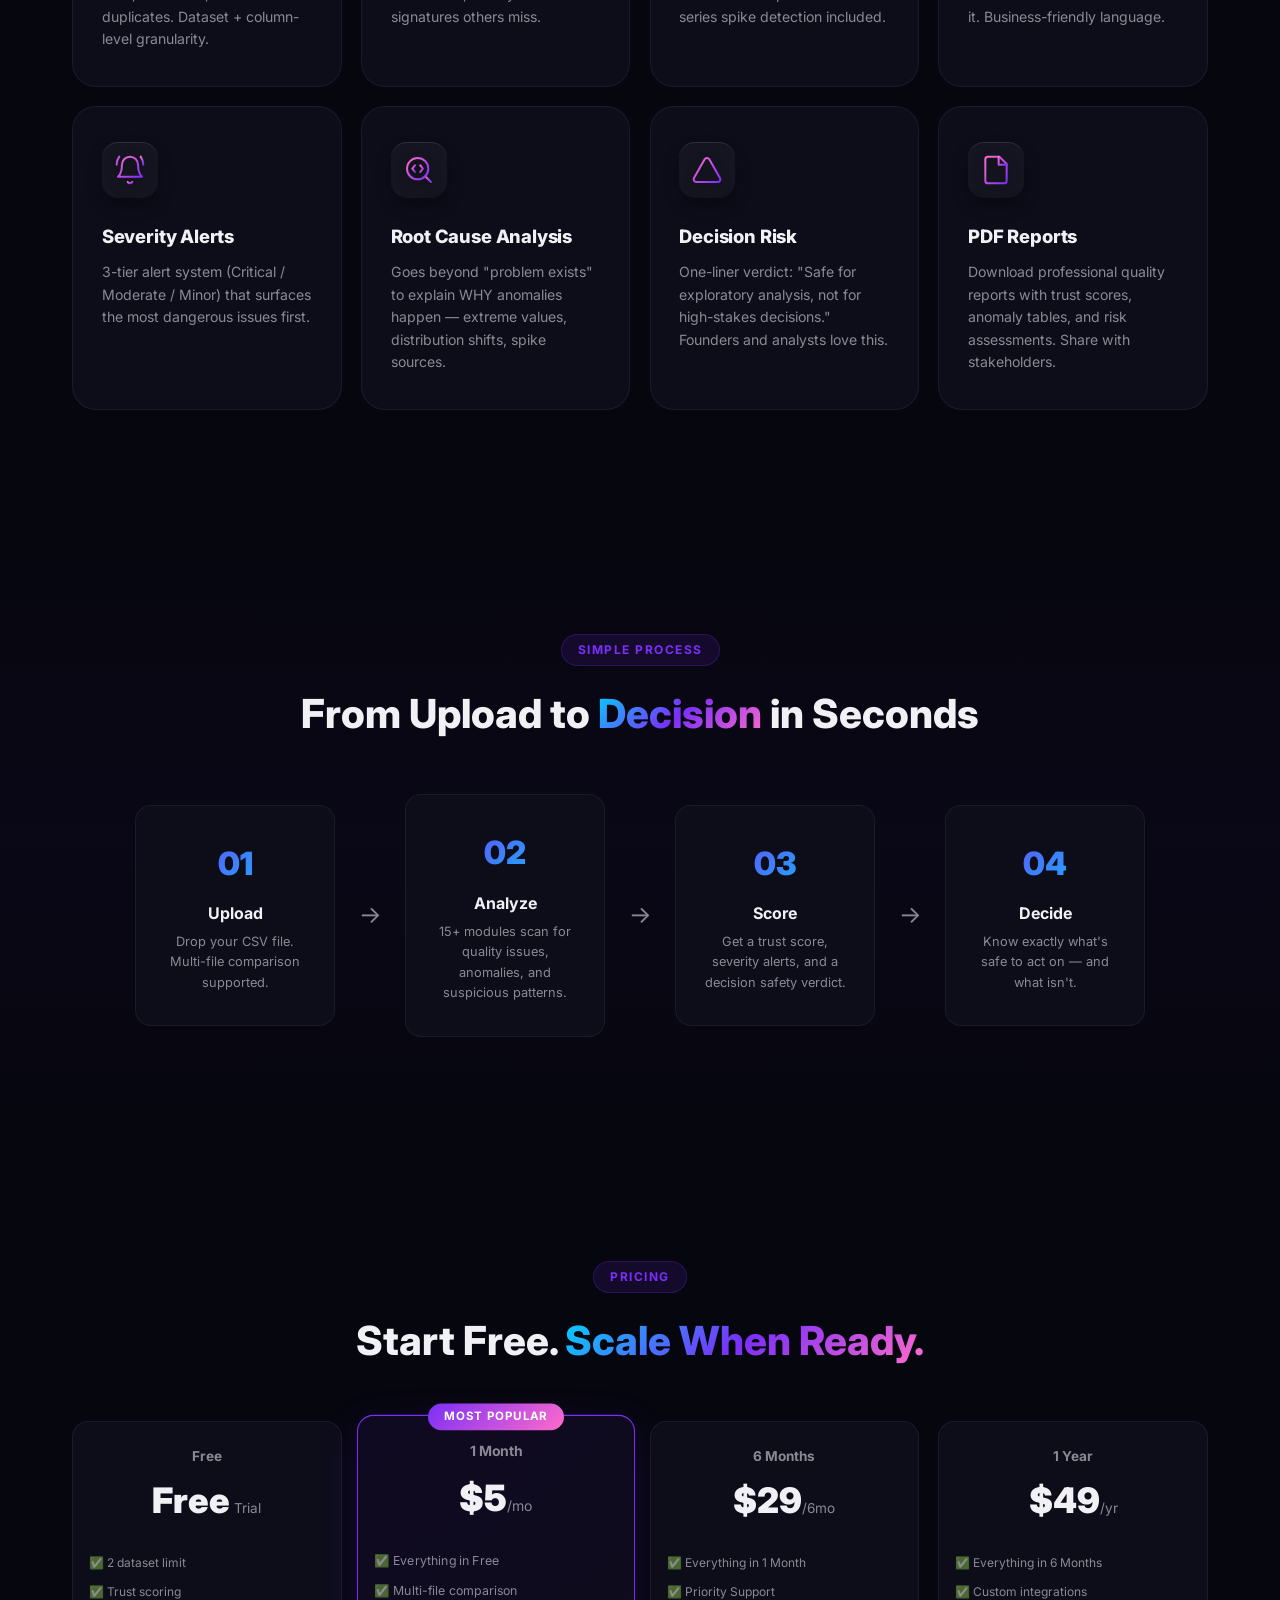
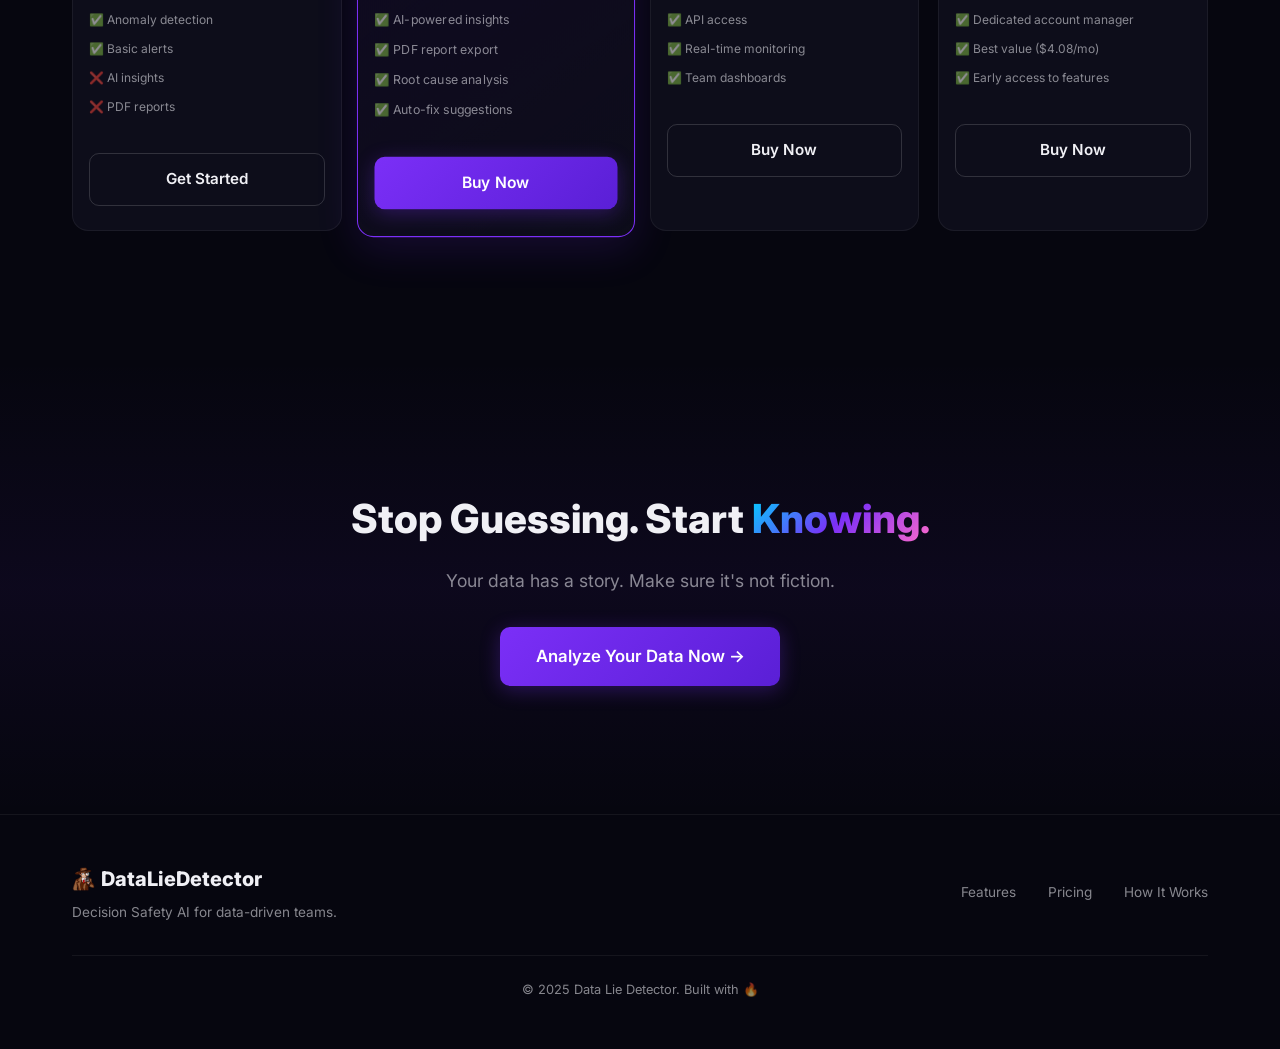
<file: temp_prod/landing/index.html>
<!DOCTYPE html>
<html lang="en">
<head>
    <meta charset="UTF-8">
    <meta name="viewport" content="width=device-width, initial-scale=1.0">
    <title>Data Lie Detector — Decision Safety AI</title>
    <meta name="description" content="Upload data. Detect issues. Score trust. Make safe decisions. The AI-powered data quality engine that tells you if your data is lying.">
    <link rel="icon" href="favicon.ico">
    <link href="https://fonts.googleapis.com/css2?family=Inter:wght@300;400;500;600;700;800;900&display=swap" rel="stylesheet">
    <link rel="stylesheet" href="style.css?v=2">
</head>
<body>
    <!-- Premium Global SVG Definitions -->
    <svg width="0" height="0" style="position: absolute;">
        <defs>
            <linearGradient id="icon-grad" x1="0%" y1="0%" x2="100%" y2="100%">
                <stop offset="0%" stop-color="#ff6bcb" />
                <stop offset="100%" stop-color="#7b2ff7" />
            </linearGradient>
        </defs>
    </svg>

    <!-- ═══ NAVBAR ═══ -->
    <nav class="navbar" id="navbar">
        <div class="nav-container">
            <a href="#" class="nav-logo"><img src="logo.png" alt="Logo" style="height: 1.2em; vertical-align: middle;"> <span>Data Lie Detector</span></a>
            <div class="nav-links">
                <a href="#features">Features</a>
                <a href="#how-it-works">How It Works</a>
                <a href="#pricing">Pricing</a>
                <a href="/app" class="nav-cta">Try Free →</a>
            </div>
        </div>
    </nav>

    <!-- ═══ HERO ═══ -->
    <section class="hero" id="hero">
        <div class="hero-glow"></div>
        <div class="hero-glow-2"></div>
        <div class="hero-content">
            <div class="hero-badge">🔥 Decision Safety AI</div>
            <h1>Is Your Data <span class="gradient-text">Lying</span> to You?</h1>
            <p class="hero-sub">Upload any dataset. Get instant trust scores, anomaly detection, suspicious pattern analysis, and AI-powered risk assessment — in seconds.</p>
            <div class="hero-actions">
                <a href="/app" class="btn btn-primary">
                    <span>Analyze Your Data Free</span>
                    <svg width="20" height="20" viewBox="0 0 24 24" fill="none" stroke="currentColor" stroke-width="2"><path d="M5 12h14M12 5l7 7-7 7"/></svg>
                </a>
                <a href="#how-it-works" class="btn btn-ghost">See How It Works</a>
            </div>
            <div class="hero-stats">
                <div class="stat"><span class="stat-num">15+</span><span class="stat-label">Analysis Modules</span></div>
                <div class="stat-divider"></div>
                <div class="stat"><span class="stat-num">3-Tier</span><span class="stat-label">Alert System</span></div>
                <div class="stat-divider"></div>
                <div class="stat"><span class="stat-num">AI</span><span class="stat-label">Powered Insights</span></div>
            </div>
        </div>

        <!-- Floating dashboard mockup -->
        <div class="hero-visual">
            <div class="dashboard-card">
                <div class="dash-header">
                    <div class="dash-dots"><span></span><span></span><span></span></div>
                    <span class="dash-title">analysis_report.csv</span>
                </div>
                <div class="dash-body">
                    <div class="dash-metric">
                        <span class="dash-metric-label">TRUST SCORE</span>
                        <span class="dash-metric-value score-caution">78.4</span>
                    </div>
                    <div class="dash-metric">
                        <span class="dash-metric-label">DECISION RISK</span>
                        <span class="dash-risk-badge">Medium Risk ⚠️</span>
                    </div>
                    <div class="dash-verdict">⚠️ Safe for exploratory analysis, but not for high-stakes decisions.</div>
                    <div class="dash-alerts">
                        <div class="dash-alert critical"><span class="sev">CRITICAL</span> 'Cabin' is 77% missing</div>
                        <div class="dash-alert moderate"><span class="sev">MODERATE</span> Elevated anomaly count (20)</div>
                        <div class="dash-alert minor"><span class="sev">MINOR</span> 2 duplicate rows found</div>
                    </div>
                </div>
            </div>
        </div>
    </section>

    <!-- ═══ FEATURES ═══ -->
    <section class="features" id="features">
        <div class="container">
            <div class="section-badge">Capabilities</div>
            <h2>Everything You Need to <span class="gradient-text">Trust Your Data</span></h2>
            <p class="section-sub">Not just another data quality tool. A complete decision safety system.</p>

            <div class="features-grid">
                <div class="feature-card">
                    <div class="feature-icon"><svg viewBox="0 0 24 24" fill="none" stroke="url(#icon-grad)" stroke-linecap="round" stroke-linejoin="round" class="lucide lucide-crosshair"><circle cx="12" cy="12" r="10"/><line x1="22" y1="12" x2="18" y2="12"/><line x1="6" y1="12" x2="2" y2="12"/><line x1="12" y1="6" x2="12" y2="2"/><line x1="12" y1="22" x2="12" y2="18"/></svg></div>
                    <h3>Trust Scoring</h3>
                    <p>Intelligent scoring with weighted penalties for missing data, anomalies, and duplicates. Dataset + column-level granularity.</p>
                </div>
                <div class="feature-card">
                    <div class="feature-icon"><svg viewBox="0 0 24 24" fill="none" stroke="url(#icon-grad)" stroke-linecap="round" stroke-linejoin="round" class="lucide lucide-shield-alert"><path d="M12 22s8-4 8-10V5l-8-3-8 3v7c0 6 8 10 8 10z"/><path d="M12 8v4"/><path d="M12 16h.01"/></svg></div>
                    <h3>Lie Detection</h3>
                    <p>Detects manipulation patterns: repetitive values, perfect increments, and synthetic data signatures others miss.</p>
                </div>
                <div class="feature-card">
                    <div class="feature-icon"><svg viewBox="0 0 24 24" fill="none" stroke="url(#icon-grad)" stroke-linecap="round" stroke-linejoin="round" class="lucide lucide-activity"><polyline points="22 12 18 12 15 21 9 3 6 12 2 12"/></svg></div>
                    <h3>Anomaly Detection</h3>
                    <p>Smart Z-score analysis that skips discrete columns to eliminate false positives. Time-series spike detection included.</p>
                </div>
                <div class="feature-card">
                    <div class="feature-icon"><svg viewBox="0 0 24 24" fill="none" stroke="url(#icon-grad)" stroke-linecap="round" stroke-linejoin="round" class="lucide lucide-bot"><path d="M12 8V4H8"/><rect width="16" height="12" x="4" y="8" rx="2"/><path d="M2 14h2"/><path d="M20 14h2"/><path d="M15 13v2"/><path d="M9 13v2"/></svg></div>
                    <h3>AI Explanations</h3>
                    <p>GPT-powered insights that explain WHY your data has issues and WHAT to do about it. Business-friendly language.</p>
                </div>
                <div class="feature-card">
                    <div class="feature-icon"><svg viewBox="0 0 24 24" fill="none" stroke="url(#icon-grad)" stroke-linecap="round" stroke-linejoin="round" class="lucide lucide-bell-ring"><path d="M6 8a6 6 0 0 1 12 0c0 7 3 9 3 9H3s3-2 3-9"/><path d="M10.3 21a1.94 1.94 0 0 0 3.4 0"/><path d="M4 2C2.8 3.7 2 5.7 2 8"/><path d="M22 8c0-2.3-.8-4.3-2-6"/></svg></div>
                    <h3>Severity Alerts</h3>
                    <p>3-tier alert system (Critical / Moderate / Minor) that surfaces the most dangerous issues first.</p>
                </div>
                <div class="feature-card">
                    <div class="feature-icon"><svg viewBox="0 0 24 24" fill="none" stroke="url(#icon-grad)" stroke-linecap="round" stroke-linejoin="round" class="lucide lucide-search-code"><path d="m13 13.5 2-2.5-2-2.5"/><path d="m21 21-4.3-4.3"/><path d="M9 8.5 7 11l2 2.5"/><circle cx="11" cy="11" r="8"/></svg></div>
                    <h3>Root Cause Analysis</h3>
                    <p>Goes beyond "problem exists" to explain WHY anomalies happen — extreme values, distribution shifts, spike sources.</p>
                </div>
                <div class="feature-card">
                    <div class="feature-icon"><svg viewBox="0 0 24 24" fill="none" stroke="url(#icon-grad)" stroke-linecap="round" stroke-linejoin="round" class="lucide lucide-triangle-alert"><path d="m21.73 18-8-14a2 2 0 0 0-3.48 0l-8 14A2 2 0 0 0 4 21h16a2 2 0 0 0 1.73-3Z"/><path d="M12 9v4"/><path d="M12 17h.01"/></svg></div>
                    <h3>Decision Risk</h3>
                    <p>One-liner verdict: "Safe for exploratory analysis, not for high-stakes decisions." Founders and analysts love this.</p>
                </div>
                <div class="feature-card">
                    <div class="feature-icon"><svg viewBox="0 0 24 24" fill="none" stroke="url(#icon-grad)" stroke-linecap="round" stroke-linejoin="round" class="lucide lucide-file-text"><path d="M14.5 2H6a2 2 0 0 0-2 2v16a2 2 0 0 0 2 2h12a2 2 0 0 0 2-2V7.5L14.5 2z"/><polyline points="14 2 14 8 20 8"/><line x1="16" x2="8" y1="13" y2="13"/><line x1="16" x2="8" y1="17" y2="17"/><line x1="10" x2="8" y1="9" y2="9"/></svg></div>
                    <h3>PDF Reports</h3>
                    <p>Download professional quality reports with trust scores, anomaly tables, and risk assessments. Share with stakeholders.</p>
                </div>
            </div>
        </div>
    </section>

    <!-- ═══ HOW IT WORKS ═══ -->
    <section class="how-it-works" id="how-it-works">
        <div class="container">
            <div class="section-badge">Simple Process</div>
            <h2>From Upload to <span class="gradient-text">Decision</span> in Seconds</h2>

            <div class="steps">
                <div class="step">
                    <div class="step-num">01</div>
                    <div class="step-content">
                        <h3>Upload</h3>
                        <p>Drop your CSV file. Multi-file comparison supported.</p>
                    </div>
                </div>
                <div class="step-arrow">→</div>
                <div class="step">
                    <div class="step-num">02</div>
                    <div class="step-content">
                        <h3>Analyze</h3>
                        <p>15+ modules scan for quality issues, anomalies, and suspicious patterns.</p>
                    </div>
                </div>
                <div class="step-arrow">→</div>
                <div class="step">
                    <div class="step-num">03</div>
                    <div class="step-content">
                        <h3>Score</h3>
                        <p>Get a trust score, severity alerts, and a decision safety verdict.</p>
                    </div>
                </div>
                <div class="step-arrow">→</div>
                <div class="step">
                    <div class="step-num">04</div>
                    <div class="step-content">
                        <h3>Decide</h3>
                        <p>Know exactly what's safe to act on — and what isn't.</p>
                    </div>
                </div>
            </div>
        </div>
    </section>

    <!-- ═══ PRICING ═══ -->
    <section class="pricing" id="pricing">
        <div class="container">
            <div class="section-badge">Pricing</div>
            <h2>Start Free. <span class="gradient-text">Scale When Ready.</span></h2>

            <div class="pricing-grid">
                <div class="price-card">
                    <div class="price-tier">Free</div>
                    <div class="price-amount">Free<span> Trial</span></div>
                    <ul class="price-features">
                        <li>✅ 2 dataset limit</li>
                        <li>✅ Trust scoring</li>
                        <li>✅ Anomaly detection</li>
                        <li>✅ Basic alerts</li>
                        <li>❌ AI insights</li>
                        <li>❌ PDF reports</li>
                    </ul>
                    <a href="/app" class="btn btn-ghost">Get Started</a>
                </div>
                <div class="price-card featured">
                    <div class="price-popular">Most Popular</div>
                    <div class="price-tier">1 Month</div>
                    <div class="price-amount">$5<span>/mo</span></div>
                    <ul class="price-features">
                        <li>✅ Everything in Free</li>
                        <li>✅ Multi-file comparison</li>
                        <li>✅ AI-powered insights</li>
                        <li>✅ PDF report export</li>
                        <li>✅ Root cause analysis</li>
                        <li>✅ Auto-fix suggestions</li>
                    </ul>
                    <a href="/app?plan=monthly" class="btn btn-primary">Buy Now</a>
                </div>
                <div class="price-card">
                    <div class="price-tier">6 Months</div>
                    <div class="price-amount">$29<span>/6mo</span></div>
                    <ul class="price-features">
                        <li>✅ Everything in 1 Month</li>
                        <li>✅ Priority Support</li>
                        <li>✅ API access</li>
                        <li>✅ Real-time monitoring</li>
                        <li>✅ Team dashboards</li>
                    </ul>
                    <a href="/app?plan=semi_annual" class="btn btn-ghost">Buy Now</a>
                </div>
                <div class="price-card">
                    <div class="price-tier">1 Year</div>
                    <div class="price-amount">$49<span>/yr</span></div>
                    <ul class="price-features">
                        <li>✅ Everything in 6 Months</li>
                        <li>✅ Custom integrations</li>
                        <li>✅ Dedicated account manager</li>
                        <li>✅ Best value ($4.08/mo)</li>
                        <li>✅ Early access to features</li>
                    </ul>
                    <a href="/app?plan=yearly" class="btn btn-ghost">Buy Now</a>
                </div>
            </div>
        </div>
    </section>

    <!-- ═══ CTA ═══ -->
    <section class="cta" id="cta">
        <div class="container">
            <h2>Stop Guessing. Start <span class="gradient-text">Knowing.</span></h2>
            <p>Your data has a story. Make sure it's not fiction.</p>
            <a href="/app" class="btn btn-primary btn-lg">Analyze Your Data Now →</a>
        </div>
    </section>

    <!-- ═══ FOOTER ═══ -->
    <footer class="footer">
        <div class="container">
            <div class="footer-content">
                <div class="footer-brand">
                    <span class="nav-logo"><img src="logo.png" alt="Logo" style="height: 1.2em; vertical-align: middle;"> <span>DataLieDetector</span></span>
                    <p>Decision Safety AI for data-driven teams.</p>
                </div>
                <div class="footer-links">
                    <a href="#features">Features</a>
                    <a href="#pricing">Pricing</a>
                    <a href="#how-it-works">How It Works</a>
                </div>
            </div>
            <div class="footer-bottom">
                <p>© 2025 Data Lie Detector. Built with 🔥</p>
            </div>
        </div>
    </footer>

    <script>
        // Smooth scroll
        function scrollToDemo() {
            document.getElementById('cta').scrollIntoView({ behavior: 'smooth' });
        }

        // Navbar scroll effect
        window.addEventListener('scroll', () => {
            const nav = document.getElementById('navbar');
            nav.classList.toggle('scrolled', window.scrollY > 50);
        });

        // Intersection Observer for animations
        const observer = new IntersectionObserver((entries) => {
            entries.forEach(entry => {
                if (entry.isIntersecting) {
                    entry.target.classList.add('animate-in');
                }
            });
        }, { threshold: 0.1 });

        document.querySelectorAll('.feature-card, .step, .price-card').forEach(el => {
            observer.observe(el);
        });
    </script>
</body>
</html>
</file>
<file: style.css>
/* ═══════════════════════════════════════════════════
   DATA LIE DETECTOR — LANDING PAGE STYLES
   ═══════════════════════════════════════════════════ */

/* ── Reset & Base ── */
*, *::before, *::after { margin: 0; padding: 0; box-sizing: border-box; }

:root {
    --bg-dark: #06060f;
    --bg-card: #0d0d1a;
    --bg-card-hover: #12122a;
    --text-primary: #f0f0f5;
    --text-secondary: rgba(240,240,245,0.55);
    --accent-1: #7b2ff7;
    --accent-2: #00d2ff;
    --accent-3: #ff6bcb;
    --border: rgba(255,255,255,0.06);
    --radius: 16px;
}

html { scroll-behavior: smooth; }

body {
    font-family: 'Inter', -apple-system, sans-serif;
    background: var(--bg-dark);
    color: var(--text-primary);
    line-height: 1.6;
    overflow-x: hidden;
}

.container { max-width: 1200px; margin: 0 auto; padding: 0 2rem; }

.gradient-text {
    background: linear-gradient(135deg, var(--accent-2), var(--accent-1), var(--accent-3));
    -webkit-background-clip: text;
    -webkit-text-fill-color: transparent;
    background-clip: text;
}

.section-badge {
    display: inline-block;
    padding: 0.35rem 1rem;
    border-radius: 50px;
    font-size: 0.75rem;
    font-weight: 700;
    text-transform: uppercase;
    letter-spacing: 1.5px;
    background: rgba(123,47,247,0.12);
    border: 1px solid rgba(123,47,247,0.25);
    color: var(--accent-1);
    margin-bottom: 1rem;
}

/* ── Navbar ── */
.navbar {
    position: fixed;
    top: 0;
    width: 100%;
    z-index: 100;
    padding: 1rem 0;
    transition: all 0.3s ease;
}
.navbar.scrolled {
    background: rgba(6,6,15,0.92);
    backdrop-filter: blur(20px);
    border-bottom: 1px solid var(--border);
    padding: 0.6rem 0;
}
.nav-container {
    max-width: 1200px;
    margin: 0 auto;
    padding: 0 2rem;
    display: flex;
    align-items: center;
    justify-content: space-between;
}
.nav-logo {
    font-size: 1.25rem;
    font-weight: 800;
    text-decoration: none;
    color: var(--text-primary);
    display: flex;
    align-items: center;
    gap: 0.4rem;
}
.nav-links {
    display: flex;
    align-items: center;
    gap: 2rem;
}
.nav-links a {
    text-decoration: none;
    color: var(--text-secondary);
    font-size: 0.9rem;
    font-weight: 500;
    transition: color 0.2s;
}
.nav-links a:hover { color: var(--text-primary); }
.nav-cta {
    background: var(--accent-1) !important;
    color: white !important;
    padding: 0.5rem 1.2rem;
    border-radius: 8px;
    font-weight: 600 !important;
    transition: transform 0.2s, box-shadow 0.2s !important;
}
.nav-cta:hover {
    transform: translateY(-1px);
    box-shadow: 0 4px 20px rgba(123,47,247,0.4);
}

/* ── Buttons ── */
.btn {
    display: inline-flex;
    align-items: center;
    gap: 0.5rem;
    padding: 0.85rem 1.8rem;
    border-radius: 10px;
    font-weight: 600;
    font-size: 0.95rem;
    text-decoration: none;
    transition: all 0.25s ease;
    cursor: pointer;
    border: none;
}
.btn-primary {
    background: linear-gradient(135deg, var(--accent-1), #5a1fd6);
    color: white;
    box-shadow: 0 4px 20px rgba(123,47,247,0.3);
}
.btn-primary:hover {
    transform: translateY(-2px);
    box-shadow: 0 8px 30px rgba(123,47,247,0.45);
}
.btn-ghost {
    background: transparent;
    color: var(--text-primary);
    border: 1px solid rgba(255,255,255,0.15);
}
.btn-ghost:hover {
    background: rgba(255,255,255,0.05);
    border-color: rgba(255,255,255,0.25);
}
.btn-lg { padding: 1rem 2.2rem; font-size: 1.05rem; }

/* ── Hero ── */
.hero {
    min-height: 100vh;
    display: flex;
    flex-direction: column;
    align-items: center;
    justify-content: center;
    text-align: center;
    padding: 8rem 2rem 4rem;
    position: relative;
    overflow: hidden;
}
.hero-glow {
    position: absolute;
    width: 600px;
    height: 600px;
    background: radial-gradient(circle, rgba(123,47,247,0.15), transparent 70%);
    top: -100px;
    left: 50%;
    transform: translateX(-50%);
    pointer-events: none;
    animation: pulse-glow 6s ease-in-out infinite;
}
.hero-glow-2 {
    position: absolute;
    width: 400px;
    height: 400px;
    background: radial-gradient(circle, rgba(0,210,255,0.08), transparent 70%);
    bottom: 100px;
    right: -100px;
    pointer-events: none;
    animation: pulse-glow 8s ease-in-out infinite reverse;
}
@keyframes pulse-glow {
    0%, 100% { opacity: 0.6; transform: translateX(-50%) scale(1); }
    50% { opacity: 1; transform: translateX(-50%) scale(1.15); }
}
.hero-content { position: relative; z-index: 2; max-width: 800px; }
.hero-badge {
    display: inline-block;
    padding: 0.35rem 1rem;
    border-radius: 50px;
    font-size: 0.8rem;
    font-weight: 600;
    background: rgba(255,107,203,0.1);
    border: 1px solid rgba(255,107,203,0.25);
    color: var(--accent-3);
    margin-bottom: 1.5rem;
    animation: fadeInUp 0.6s ease;
}
.hero h1 {
    font-size: 3.8rem;
    font-weight: 900;
    line-height: 1.1;
    margin-bottom: 1.2rem;
    animation: fadeInUp 0.6s ease 0.1s both;
}
.hero-sub {
    font-size: 1.15rem;
    color: var(--text-secondary);
    max-width: 600px;
    margin: 0 auto 2rem;
    animation: fadeInUp 0.6s ease 0.2s both;
}
.hero-actions {
    display: flex;
    gap: 1rem;
    justify-content: center;
    flex-wrap: wrap;
    animation: fadeInUp 0.6s ease 0.3s both;
}
.hero-stats {
    display: flex;
    align-items: center;
    justify-content: center;
    gap: 2rem;
    margin-top: 3rem;
    animation: fadeInUp 0.6s ease 0.4s both;
}
.stat { text-align: center; }
.stat-num {
    display: block;
    font-size: 1.4rem;
    font-weight: 800;
    color: var(--accent-2);
}
.stat-label { font-size: 0.75rem; color: var(--text-secondary); text-transform: uppercase; letter-spacing: 1px; }
.stat-divider { width: 1px; height: 30px; background: var(--border); }

@keyframes fadeInUp {
    from { opacity: 0; transform: translateY(20px); }
    to { opacity: 1; transform: translateY(0); }
}

/* ── Hero Visual (Dashboard Mockup) ── */
.hero-visual {
    margin-top: 3rem;
    perspective: 1000px;
    animation: fadeInUp 0.8s ease 0.5s both;
    position: relative;
    z-index: 2;
}
.dashboard-card {
    background: var(--bg-card);
    border: 1px solid var(--border);
    border-radius: var(--radius);
    overflow: hidden;
    max-width: 550px;
    margin: 0 auto;
    box-shadow: 0 20px 60px rgba(0,0,0,0.5), 0 0 80px rgba(123,47,247,0.08);
    transform: rotateX(2deg);
    transition: transform 0.4s ease;
}
.dashboard-card:hover { transform: rotateX(0deg) translateY(-4px); }
.dash-header {
    display: flex;
    align-items: center;
    gap: 0.8rem;
    padding: 0.7rem 1rem;
    background: rgba(255,255,255,0.03);
    border-bottom: 1px solid var(--border);
}
.dash-dots { display: flex; gap: 5px; }
.dash-dots span { width: 10px; height: 10px; border-radius: 50%; }
.dash-dots span:nth-child(1) { background: #ff5f57; }
.dash-dots span:nth-child(2) { background: #febc2e; }
.dash-dots span:nth-child(3) { background: #28c840; }
.dash-title { font-size: 0.75rem; color: var(--text-secondary); }
.dash-body { padding: 1.2rem; }
.dash-metric {
    display: flex;
    justify-content: space-between;
    align-items: center;
    padding: 0.5rem 0;
}
.dash-metric-label { font-size: 0.7rem; text-transform: uppercase; letter-spacing: 1px; color: var(--text-secondary); }
.dash-metric-value { font-size: 2rem; font-weight: 800; }
.score-caution { color: #ffab00; }
.dash-risk-badge {
    background: linear-gradient(135deg, #ffab00, #ff8f00);
    color: #1a1a2e;
    padding: 0.3rem 1rem;
    border-radius: 50px;
    font-size: 0.8rem;
    font-weight: 700;
}
.dash-verdict {
    background: rgba(255,171,0,0.1);
    border: 1px solid rgba(255,171,0,0.25);
    border-radius: 8px;
    padding: 0.6rem 0.8rem;
    font-size: 0.8rem;
    color: #ffd54f;
    margin: 0.8rem 0;
    text-align: center;
    font-weight: 500;
}
.dash-alerts { display: flex; flex-direction: column; gap: 0.3rem; }
.dash-alert {
    padding: 0.45rem 0.7rem;
    border-radius: 6px;
    font-size: 0.75rem;
    font-weight: 500;
}
.dash-alert.critical { background: rgba(255,23,68,0.1); color: #ff8a80; border: 1px solid rgba(255,23,68,0.2); }
.dash-alert.moderate { background: rgba(255,171,0,0.1); color: #ffd54f; border: 1px solid rgba(255,171,0,0.2); }
.dash-alert.minor { background: rgba(100,181,246,0.1); color: #90caf9; border: 1px solid rgba(100,181,246,0.2); }
.dash-alert .sev {
    font-size: 0.6rem;
    font-weight: 700;
    padding: 0.1rem 0.4rem;
    border-radius: 3px;
    margin-right: 0.4rem;
    text-transform: uppercase;
    letter-spacing: 0.5px;
}
.dash-alert.critical .sev { background: #ff1744; color: white; }
.dash-alert.moderate .sev { background: #ff8f00; color: #1a1a2e; }
.dash-alert.minor .sev { background: #64b5f6; color: #1a1a2e; }

/* ── Features ── */
.features {
    padding: 8rem 0;
    text-align: center;
}
.features h2, .how-it-works h2, .pricing h2, .cta h2 {
    font-size: 2.5rem;
    font-weight: 800;
    margin-bottom: 0.8rem;
}
.section-sub {
    color: var(--text-secondary);
    font-size: 1.05rem;
    margin-bottom: 3.5rem;
}
.features-grid {
    display: grid;
    grid-template-columns: repeat(4, 1fr);
    gap: 1.2rem;
}
.feature-card {
    background: var(--bg-card);
    border: 1px solid var(--border);
    border-radius: 24px;
    padding: 2.2rem 1.8rem;
    text-align: left;
    transition: all 0.4s cubic-bezier(0.175, 0.885, 0.32, 1.275);
    opacity: 0;
    transform: translateY(20px);
    position: relative;
    overflow: hidden;
}
.feature-card::before {
    content: ''; position: absolute; top: 0; left: 0; right: 0; height: 1px;
    background: linear-gradient(90deg, transparent, rgba(255,255,255,0.15), transparent);
    opacity: 0; transition: opacity 0.4s ease;
}
.feature-card.animate-in { opacity: 1; transform: translateY(0); }
.feature-card:hover {
    background: rgba(18,18,36,0.8);
    border-color: rgba(123,47,247,0.25);
    transform: translateY(-8px);
    box-shadow: 0 20px 40px rgba(0,0,0,0.4), 0 0 40px rgba(123,47,247,0.1) inset;
}
.feature-card:hover::before { opacity: 1; }

.feature-icon {
    display: inline-flex;
    align-items: center;
    justify-content: center;
    width: 56px;
    height: 56px;
    border-radius: 16px;
    background: rgba(255,255,255,0.03);
    box-shadow: inset 0 1px 0 rgba(255,255,255,0.1), 0 8px 16px rgba(0,0,0,0.3);
    margin-bottom: 1.5rem;
    position: relative;
    transition: all 0.4s cubic-bezier(0.175, 0.885, 0.32, 1.275);
}
.feature-icon::after {
    content: ''; position: absolute; width: 100%; height: 100%;
    border-radius: 16px;
    background: radial-gradient(circle, rgba(123,47,247,0.2) 0%, transparent 80%);
    opacity: 0; transition: opacity 0.4s ease;
}
.feature-card:hover .feature-icon {
    transform: translateY(-5px) scale(1.05);
    background: rgba(255,255,255,0.07);
    box-shadow: inset 0 1px 0 rgba(255,255,255,0.25), 0 12px 24px rgba(123,47,247,0.25);
}
.feature-card:hover .feature-icon::after { opacity: 1; }

.feature-icon svg, .feature-icon img {
    width: 32px;
    height: 32px;
    stroke-width: 1.5px;
    filter: drop-shadow(0 4px 6px rgba(0,0,0,0.4));
    z-index: 2;
    transition: all 0.3s ease;
}
.feature-card:hover .feature-icon svg, .feature-card:hover .feature-icon img {
    filter: drop-shadow(0 0 16px rgba(123,47,247,0.8));
    transform: scale(1.1);
}
.feature-card h3 { font-size: 1.15rem; font-weight: 800; margin-bottom: 0.6rem; letter-spacing: -0.01em; color: #f0f0f5; }
.feature-card p { font-size: 0.88rem; color: rgba(240,240,245,0.55); line-height: 1.6; }

/* ── How It Works ── */
.how-it-works {
    padding: 6rem 0;
    text-align: center;
    background: linear-gradient(180deg, transparent, rgba(123,47,247,0.03), transparent);
}
.steps {
    display: flex;
    align-items: center;
    justify-content: center;
    gap: 1.5rem;
    margin-top: 3rem;
    flex-wrap: wrap;
}
.step {
    background: var(--bg-card);
    border: 1px solid var(--border);
    border-radius: var(--radius);
    padding: 2rem 1.5rem;
    text-align: center;
    width: 200px;
    opacity: 0;
    transform: translateY(20px);
    transition: all 0.3s ease;
}
.step.animate-in { opacity: 1; transform: translateY(0); }
.step:hover {
    border-color: rgba(123,47,247,0.3);
    transform: translateY(-4px);
}
.step-num {
    font-size: 2rem;
    font-weight: 900;
    background: linear-gradient(135deg, var(--accent-1), var(--accent-2));
    -webkit-background-clip: text;
    -webkit-text-fill-color: transparent;
    margin-bottom: 0.8rem;
}
.step-content h3 { font-size: 1rem; font-weight: 700; margin-bottom: 0.3rem; }
.step-content p { font-size: 0.8rem; color: var(--text-secondary); }
.step-arrow { font-size: 1.5rem; color: var(--text-secondary); }

/* ── Pricing ── */
.pricing {
    padding: 8rem 0;
    text-align: center;
}
.pricing-grid {
    display: grid;
    grid-template-columns: repeat(4, 1fr);
    gap: 1.2rem;
    max-width: 1200px;
    margin: 3rem auto 0;
}
.price-card {
    background: var(--bg-card);
    border: 1px solid var(--border);
    border-radius: var(--radius);
    padding: 1.5rem 1rem;
    text-align: center;
    position: relative;
    opacity: 0;
    transform: translateY(20px);
    transition: all 0.3s ease;
}
.price-card.animate-in { opacity: 1; transform: translateY(0); }
.price-card.featured {
    border-color: var(--accent-1);
    background: linear-gradient(145deg, rgba(123,47,247,0.08), var(--bg-card));
    transform: scale(1.03);
    box-shadow: 0 12px 40px rgba(123,47,247,0.15);
}
.price-card.featured.animate-in { transform: scale(1.03); }
.price-card.featured:hover { transform: scale(1.05); }
.price-popular {
    position: absolute;
    top: -12px;
    left: 50%;
    transform: translateX(-50%);
    background: linear-gradient(135deg, var(--accent-1), var(--accent-3));
    color: white;
    padding: 0.25rem 1rem;
    border-radius: 50px;
    font-size: 0.7rem;
    font-weight: 700;
    text-transform: uppercase;
    letter-spacing: 1px;
}
.price-tier { font-size: 0.85rem; font-weight: 700; color: var(--text-secondary); margin-bottom: 0.3rem; }
.price-amount { font-size: 2.2rem; font-weight: 900; margin-bottom: 1.2rem; }
.price-amount span { font-size: 0.85rem; font-weight: 400; color: var(--text-secondary); }
.price-features {
    list-style: none;
    text-align: left;
    margin-bottom: 2rem;
}
.price-features li {
    padding: 0.3rem 0;
    font-size: 0.75rem;
    color: var(--text-secondary);
}
.price-card .btn { width: 100%; justify-content: center; }

/* ── CTA ── */
.cta {
    padding: 8rem 0;
    text-align: center;
    background: linear-gradient(180deg, transparent, rgba(123,47,247,0.06), transparent);
}
.cta p { color: var(--text-secondary); font-size: 1.1rem; margin: 1rem 0 2rem; }

/* ── Footer ── */
.footer {
    padding: 3rem 0;
    border-top: 1px solid var(--border);
}
.footer-content {
    display: flex;
    justify-content: space-between;
    align-items: center;
    margin-bottom: 2rem;
}
.footer-brand p { color: var(--text-secondary); font-size: 0.85rem; margin-top: 0.4rem; }
.footer-links { display: flex; gap: 2rem; }
.footer-links a { color: var(--text-secondary); text-decoration: none; font-size: 0.85rem; transition: color 0.2s; }
.footer-links a:hover { color: var(--text-primary); }
.footer-bottom { text-align: center; padding-top: 1.5rem; border-top: 1px solid var(--border); }
.footer-bottom p { font-size: 0.8rem; color: var(--text-secondary); }

/* ── Responsive ── */
@media (max-width: 1100px) {
    .pricing-grid { grid-template-columns: repeat(2, 1fr); max-width: 700px; gap: 2rem; }
    .price-card.featured { transform: scale(1); }
    .price-card.featured.animate-in { transform: scale(1); }
    .price-card.featured:hover { transform: translateY(-4px); }
}

@media (max-width: 900px) {
    .features-grid { grid-template-columns: repeat(2, 1fr); }
    .hero h1 { font-size: 2.5rem; }
    .steps { flex-direction: column; }
    .step-arrow { transform: rotate(90deg); }
    .nav-links { display: none; }
}

@media (max-width: 600px) {
    .features-grid { grid-template-columns: 1fr; }
    .hero h1 { font-size: 2rem; }
    .hero-stats { flex-direction: column; gap: 1rem; }
    .stat-divider { width: 40px; height: 1px; }
}
</file>
<file: temp_cloud/landing/style.css>
/* ═══════════════════════════════════════════════════
   DATA LIE DETECTOR — LANDING PAGE STYLES
   ═══════════════════════════════════════════════════ */

/* ── Reset & Base ── */
*, *::before, *::after { margin: 0; padding: 0; box-sizing: border-box; }

:root {
    --bg-dark: #06060f;
    --bg-card: #0d0d1a;
    --bg-card-hover: #12122a;
    --text-primary: #f0f0f5;
    --text-secondary: rgba(240,240,245,0.55);
    --accent-1: #7b2ff7;
    --accent-2: #00d2ff;
    --accent-3: #ff6bcb;
    --border: rgba(255,255,255,0.06);
    --radius: 16px;
}

html { scroll-behavior: smooth; }

body {
    font-family: 'Inter', -apple-system, sans-serif;
    background: var(--bg-dark);
    color: var(--text-primary);
    line-height: 1.6;
    overflow-x: hidden;
}

.container { max-width: 1200px; margin: 0 auto; padding: 0 2rem; }

.gradient-text {
    background: linear-gradient(135deg, var(--accent-2), var(--accent-1), var(--accent-3));
    -webkit-background-clip: text;
    -webkit-text-fill-color: transparent;
    background-clip: text;
}

.section-badge {
    display: inline-block;
    padding: 0.35rem 1rem;
    border-radius: 50px;
    font-size: 0.75rem;
    font-weight: 700;
    text-transform: uppercase;
    letter-spacing: 1.5px;
    background: rgba(123,47,247,0.12);
    border: 1px solid rgba(123,47,247,0.25);
    color: var(--accent-1);
    margin-bottom: 1rem;
}

/* ── Navbar ── */
.navbar {
    position: fixed;
    top: 0;
    width: 100%;
    z-index: 100;
    padding: 1rem 0;
    transition: all 0.3s ease;
}
.navbar.scrolled {
    background: rgba(6,6,15,0.92);
    backdrop-filter: blur(20px);
    border-bottom: 1px solid var(--border);
    padding: 0.6rem 0;
}
.nav-container {
    max-width: 1200px;
    margin: 0 auto;
    padding: 0 2rem;
    display: flex;
    align-items: center;
    justify-content: space-between;
}
.nav-logo {
    font-size: 1.25rem;
    font-weight: 800;
    text-decoration: none;
    color: var(--text-primary);
    display: flex;
    align-items: center;
    gap: 0.4rem;
}
.nav-links {
    display: flex;
    align-items: center;
    gap: 2rem;
}
.nav-links a {
    text-decoration: none;
    color: var(--text-secondary);
    font-size: 0.9rem;
    font-weight: 500;
    transition: color 0.2s;
}
.nav-links a:hover { color: var(--text-primary); }
.nav-cta {
    background: var(--accent-1) !important;
    color: white !important;
    padding: 0.5rem 1.2rem;
    border-radius: 8px;
    font-weight: 600 !important;
    transition: transform 0.2s, box-shadow 0.2s !important;
}
.nav-cta:hover {
    transform: translateY(-1px);
    box-shadow: 0 4px 20px rgba(123,47,247,0.4);
}

/* ── Buttons ── */
.btn {
    display: inline-flex;
    align-items: center;
    gap: 0.5rem;
    padding: 0.85rem 1.8rem;
    border-radius: 10px;
    font-weight: 600;
    font-size: 0.95rem;
    text-decoration: none;
    transition: all 0.25s ease;
    cursor: pointer;
    border: none;
}
.btn-primary {
    background: linear-gradient(135deg, var(--accent-1), #5a1fd6);
    color: white;
    box-shadow: 0 4px 20px rgba(123,47,247,0.3);
}
.btn-primary:hover {
    transform: translateY(-2px);
    box-shadow: 0 8px 30px rgba(123,47,247,0.45);
}
.btn-ghost {
    background: transparent;
    color: var(--text-primary);
    border: 1px solid rgba(255,255,255,0.15);
}
.btn-ghost:hover {
    background: rgba(255,255,255,0.05);
    border-color: rgba(255,255,255,0.25);
}
.btn-lg { padding: 1rem 2.2rem; font-size: 1.05rem; }

/* ── Hero ── */
.hero {
    min-height: 100vh;
    display: flex;
    flex-direction: column;
    align-items: center;
    justify-content: center;
    text-align: center;
    padding: 8rem 2rem 4rem;
    position: relative;
    overflow: hidden;
}
.hero-glow {
    position: absolute;
    width: 600px;
    height: 600px;
    background: radial-gradient(circle, rgba(123,47,247,0.15), transparent 70%);
    top: -100px;
    left: 50%;
    transform: translateX(-50%);
    pointer-events: none;
    animation: pulse-glow 6s ease-in-out infinite;
}
.hero-glow-2 {
    position: absolute;
    width: 400px;
    height: 400px;
    background: radial-gradient(circle, rgba(0,210,255,0.08), transparent 70%);
    bottom: 100px;
    right: -100px;
    pointer-events: none;
    animation: pulse-glow 8s ease-in-out infinite reverse;
}
@keyframes pulse-glow {
    0%, 100% { opacity: 0.6; transform: translateX(-50%) scale(1); }
    50% { opacity: 1; transform: translateX(-50%) scale(1.15); }
}
.hero-content { position: relative; z-index: 2; max-width: 800px; }
.hero-badge {
    display: inline-block;
    padding: 0.35rem 1rem;
    border-radius: 50px;
    font-size: 0.8rem;
    font-weight: 600;
    background: rgba(255,107,203,0.1);
    border: 1px solid rgba(255,107,203,0.25);
    color: var(--accent-3);
    margin-bottom: 1.5rem;
    animation: fadeInUp 0.6s ease;
}
.hero h1 {
    font-size: 3.8rem;
    font-weight: 900;
    line-height: 1.1;
    margin-bottom: 1.2rem;
    animation: fadeInUp 0.6s ease 0.1s both;
}
.hero-sub {
    font-size: 1.15rem;
    color: var(--text-secondary);
    max-width: 600px;
    margin: 0 auto 2rem;
    animation: fadeInUp 0.6s ease 0.2s both;
}
.hero-actions {
    display: flex;
    gap: 1rem;
    justify-content: center;
    flex-wrap: wrap;
    animation: fadeInUp 0.6s ease 0.3s both;
}
.hero-stats {
    display: flex;
    align-items: center;
    justify-content: center;
    gap: 2rem;
    margin-top: 3rem;
    animation: fadeInUp 0.6s ease 0.4s both;
}
.stat { text-align: center; }
.stat-num {
    display: block;
    font-size: 1.4rem;
    font-weight: 800;
    color: var(--accent-2);
}
.stat-label { font-size: 0.75rem; color: var(--text-secondary); text-transform: uppercase; letter-spacing: 1px; }
.stat-divider { width: 1px; height: 30px; background: var(--border); }

@keyframes fadeInUp {
    from { opacity: 0; transform: translateY(20px); }
    to { opacity: 1; transform: translateY(0); }
}

/* ── Hero Visual (Dashboard Mockup) ── */
.hero-visual {
    margin-top: 3rem;
    perspective: 1000px;
    animation: fadeInUp 0.8s ease 0.5s both;
    position: relative;
    z-index: 2;
}
.dashboard-card {
    background: var(--bg-card);
    border: 1px solid var(--border);
    border-radius: var(--radius);
    overflow: hidden;
    max-width: 550px;
    margin: 0 auto;
    box-shadow: 0 20px 60px rgba(0,0,0,0.5), 0 0 80px rgba(123,47,247,0.08);
    transform: rotateX(2deg);
    transition: transform 0.4s ease;
}
.dashboard-card:hover { transform: rotateX(0deg) translateY(-4px); }
.dash-header {
    display: flex;
    align-items: center;
    gap: 0.8rem;
    padding: 0.7rem 1rem;
    background: rgba(255,255,255,0.03);
    border-bottom: 1px solid var(--border);
}
.dash-dots { display: flex; gap: 5px; }
.dash-dots span { width: 10px; height: 10px; border-radius: 50%; }
.dash-dots span:nth-child(1) { background: #ff5f57; }
.dash-dots span:nth-child(2) { background: #febc2e; }
.dash-dots span:nth-child(3) { background: #28c840; }
.dash-title { font-size: 0.75rem; color: var(--text-secondary); }
.dash-body { padding: 1.2rem; }
.dash-metric {
    display: flex;
    justify-content: space-between;
    align-items: center;
    padding: 0.5rem 0;
}
.dash-metric-label { font-size: 0.7rem; text-transform: uppercase; letter-spacing: 1px; color: var(--text-secondary); }
.dash-metric-value { font-size: 2rem; font-weight: 800; }
.score-caution { color: #ffab00; }
.dash-risk-badge {
    background: linear-gradient(135deg, #ffab00, #ff8f00);
    color: #1a1a2e;
    padding: 0.3rem 1rem;
    border-radius: 50px;
    font-size: 0.8rem;
    font-weight: 700;
}
.dash-verdict {
    background: rgba(255,171,0,0.1);
    border: 1px solid rgba(255,171,0,0.25);
    border-radius: 8px;
    padding: 0.6rem 0.8rem;
    font-size: 0.8rem;
    color: #ffd54f;
    margin: 0.8rem 0;
    text-align: center;
    font-weight: 500;
}
.dash-alerts { display: flex; flex-direction: column; gap: 0.3rem; }
.dash-alert {
    padding: 0.45rem 0.7rem;
    border-radius: 6px;
    font-size: 0.75rem;
    font-weight: 500;
}
.dash-alert.critical { background: rgba(255,23,68,0.1); color: #ff8a80; border: 1px solid rgba(255,23,68,0.2); }
.dash-alert.moderate { background: rgba(255,171,0,0.1); color: #ffd54f; border: 1px solid rgba(255,171,0,0.2); }
.dash-alert.minor { background: rgba(100,181,246,0.1); color: #90caf9; border: 1px solid rgba(100,181,246,0.2); }
.dash-alert .sev {
    font-size: 0.6rem;
    font-weight: 700;
    padding: 0.1rem 0.4rem;
    border-radius: 3px;
    margin-right: 0.4rem;
    text-transform: uppercase;
    letter-spacing: 0.5px;
}
.dash-alert.critical .sev { background: #ff1744; color: white; }
.dash-alert.moderate .sev { background: #ff8f00; color: #1a1a2e; }
.dash-alert.minor .sev { background: #64b5f6; color: #1a1a2e; }

/* ── Features ── */
.features {
    padding: 8rem 0;
    text-align: center;
}
.features h2, .how-it-works h2, .pricing h2, .cta h2 {
    font-size: 2.5rem;
    font-weight: 800;
    margin-bottom: 0.8rem;
}
.section-sub {
    color: var(--text-secondary);
    font-size: 1.05rem;
    margin-bottom: 3.5rem;
}
.features-grid {
    display: grid;
    grid-template-columns: repeat(4, 1fr);
    gap: 1.2rem;
}
.feature-card {
    background: var(--bg-card);
    border: 1px solid var(--border);
    border-radius: 24px;
    padding: 2.2rem 1.8rem;
    text-align: left;
    transition: all 0.4s cubic-bezier(0.175, 0.885, 0.32, 1.275);
    opacity: 0;
    transform: translateY(20px);
    position: relative;
    overflow: hidden;
}
.feature-card::before {
    content: ''; position: absolute; top: 0; left: 0; right: 0; height: 1px;
    background: linear-gradient(90deg, transparent, rgba(255,255,255,0.15), transparent);
    opacity: 0; transition: opacity 0.4s ease;
}
.feature-card.animate-in { opacity: 1; transform: translateY(0); }
.feature-card:hover {
    background: rgba(18,18,36,0.8);
    border-color: rgba(123,47,247,0.25);
    transform: translateY(-8px);
    box-shadow: 0 20px 40px rgba(0,0,0,0.4), 0 0 40px rgba(123,47,247,0.1) inset;
}
.feature-card:hover::before { opacity: 1; }

.feature-icon {
    display: inline-flex;
    align-items: center;
    justify-content: center;
    width: 56px;
    height: 56px;
    border-radius: 16px;
    background: rgba(255,255,255,0.03);
    box-shadow: inset 0 1px 0 rgba(255,255,255,0.1), 0 8px 16px rgba(0,0,0,0.3);
    margin-bottom: 1.5rem;
    position: relative;
    transition: all 0.4s cubic-bezier(0.175, 0.885, 0.32, 1.275);
}
.feature-icon::after {
    content: ''; position: absolute; width: 100%; height: 100%;
    border-radius: 16px;
    background: radial-gradient(circle, rgba(123,47,247,0.2) 0%, transparent 80%);
    opacity: 0; transition: opacity 0.4s ease;
}
.feature-card:hover .feature-icon {
    transform: translateY(-5px) scale(1.05);
    background: rgba(255,255,255,0.07);
    box-shadow: inset 0 1px 0 rgba(255,255,255,0.25), 0 12px 24px rgba(123,47,247,0.25);
}
.feature-card:hover .feature-icon::after { opacity: 1; }

.feature-icon svg, .feature-icon img {
    width: 32px;
    height: 32px;
    stroke-width: 1.5px;
    filter: drop-shadow(0 4px 6px rgba(0,0,0,0.4));
    z-index: 2;
    transition: all 0.3s ease;
}
.feature-card:hover .feature-icon svg, .feature-card:hover .feature-icon img {
    filter: drop-shadow(0 0 16px rgba(123,47,247,0.8));
    transform: scale(1.1);
}
.feature-card h3 { font-size: 1.15rem; font-weight: 800; margin-bottom: 0.6rem; letter-spacing: -0.01em; color: #f0f0f5; }
.feature-card p { font-size: 0.88rem; color: rgba(240,240,245,0.55); line-height: 1.6; }

/* ── How It Works ── */
.how-it-works {
    padding: 6rem 0;
    text-align: center;
    background: linear-gradient(180deg, transparent, rgba(123,47,247,0.03), transparent);
}
.steps {
    display: flex;
    align-items: center;
    justify-content: center;
    gap: 1.5rem;
    margin-top: 3rem;
    flex-wrap: wrap;
}
.step {
    background: var(--bg-card);
    border: 1px solid var(--border);
    border-radius: var(--radius);
    padding: 2rem 1.5rem;
    text-align: center;
    width: 200px;
    opacity: 0;
    transform: translateY(20px);
    transition: all 0.3s ease;
}
.step.animate-in { opacity: 1; transform: translateY(0); }
.step:hover {
    border-color: rgba(123,47,247,0.3);
    transform: translateY(-4px);
}
.step-num {
    font-size: 2rem;
    font-weight: 900;
    background: linear-gradient(135deg, var(--accent-1), var(--accent-2));
    -webkit-background-clip: text;
    -webkit-text-fill-color: transparent;
    margin-bottom: 0.8rem;
}
.step-content h3 { font-size: 1rem; font-weight: 700; margin-bottom: 0.3rem; }
.step-content p { font-size: 0.8rem; color: var(--text-secondary); }
.step-arrow { font-size: 1.5rem; color: var(--text-secondary); }

/* ── Pricing ── */
.pricing {
    padding: 8rem 0;
    text-align: center;
}
.pricing-grid {
    display: grid;
    grid-template-columns: repeat(4, 1fr);
    gap: 1.2rem;
    max-width: 1200px;
    margin: 3rem auto 0;
}
.price-card {
    background: var(--bg-card);
    border: 1px solid var(--border);
    border-radius: var(--radius);
    padding: 1.5rem 1rem;
    text-align: center;
    position: relative;
    opacity: 0;
    transform: translateY(20px);
    transition: all 0.3s ease;
}
.price-card.animate-in { opacity: 1; transform: translateY(0); }
.price-card.featured {
    border-color: var(--accent-1);
    background: linear-gradient(145deg, rgba(123,47,247,0.08), var(--bg-card));
    transform: scale(1.03);
    box-shadow: 0 12px 40px rgba(123,47,247,0.15);
}
.price-card.featured.animate-in { transform: scale(1.03); }
.price-card.featured:hover { transform: scale(1.05); }
.price-popular {
    position: absolute;
    top: -12px;
    left: 50%;
    transform: translateX(-50%);
    background: linear-gradient(135deg, var(--accent-1), var(--accent-3));
    color: white;
    padding: 0.25rem 1rem;
    border-radius: 50px;
    font-size: 0.7rem;
    font-weight: 700;
    text-transform: uppercase;
    letter-spacing: 1px;
}
.price-tier { font-size: 0.85rem; font-weight: 700; color: var(--text-secondary); margin-bottom: 0.3rem; }
.price-amount { font-size: 2.2rem; font-weight: 900; margin-bottom: 1.2rem; }
.price-amount span { font-size: 0.85rem; font-weight: 400; color: var(--text-secondary); }
.price-features {
    list-style: none;
    text-align: left;
    margin-bottom: 2rem;
}
.price-features li {
    padding: 0.3rem 0;
    font-size: 0.75rem;
    color: var(--text-secondary);
}
.price-card .btn { width: 100%; justify-content: center; }

/* ── CTA ── */
.cta {
    padding: 8rem 0;
    text-align: center;
    background: linear-gradient(180deg, transparent, rgba(123,47,247,0.06), transparent);
}
.cta p { color: var(--text-secondary); font-size: 1.1rem; margin: 1rem 0 2rem; }

/* ── Footer ── */
.footer {
    padding: 3rem 0;
    border-top: 1px solid var(--border);
}
.footer-content {
    display: flex;
    justify-content: space-between;
    align-items: center;
    margin-bottom: 2rem;
}
.footer-brand p { color: var(--text-secondary); font-size: 0.85rem; margin-top: 0.4rem; }
.footer-links { display: flex; gap: 2rem; }
.footer-links a { color: var(--text-secondary); text-decoration: none; font-size: 0.85rem; transition: color 0.2s; }
.footer-links a:hover { color: var(--text-primary); }
.footer-bottom { text-align: center; padding-top: 1.5rem; border-top: 1px solid var(--border); }
.footer-bottom p { font-size: 0.8rem; color: var(--text-secondary); }

/* ── Responsive ── */
@media (max-width: 1100px) {
    .pricing-grid { grid-template-columns: repeat(2, 1fr); max-width: 700px; gap: 2rem; }
    .price-card.featured { transform: scale(1); }
    .price-card.featured.animate-in { transform: scale(1); }
    .price-card.featured:hover { transform: translateY(-4px); }
}

@media (max-width: 900px) {
    .features-grid { grid-template-columns: repeat(2, 1fr); }
    .hero h1 { font-size: 2.5rem; }
    .steps { flex-direction: column; }
    .step-arrow { transform: rotate(90deg); }
    .nav-links { display: none; }
}

@media (max-width: 600px) {
    .features-grid { grid-template-columns: 1fr; }
    .hero h1 { font-size: 2rem; }
    .hero-stats { flex-direction: column; gap: 1rem; }
    .stat-divider { width: 40px; height: 1px; }
}
</file>
<file: temp_prod/landing/style.css>
/* ═══════════════════════════════════════════════════
   DATA LIE DETECTOR — LANDING PAGE STYLES
   ═══════════════════════════════════════════════════ */

/* ── Reset & Base ── */
*, *::before, *::after { margin: 0; padding: 0; box-sizing: border-box; }

:root {
    --bg-dark: #06060f;
    --bg-card: #0d0d1a;
    --bg-card-hover: #12122a;
    --text-primary: #f0f0f5;
    --text-secondary: rgba(240,240,245,0.55);
    --accent-1: #7b2ff7;
    --accent-2: #00d2ff;
    --accent-3: #ff6bcb;
    --border: rgba(255,255,255,0.06);
    --radius: 16px;
}

html { scroll-behavior: smooth; }

body {
    font-family: 'Inter', -apple-system, sans-serif;
    background: var(--bg-dark);
    color: var(--text-primary);
    line-height: 1.6;
    overflow-x: hidden;
}

.container { max-width: 1200px; margin: 0 auto; padding: 0 2rem; }

.gradient-text {
    background: linear-gradient(135deg, var(--accent-2), var(--accent-1), var(--accent-3));
    -webkit-background-clip: text;
    -webkit-text-fill-color: transparent;
    background-clip: text;
}

.section-badge {
    display: inline-block;
    padding: 0.35rem 1rem;
    border-radius: 50px;
    font-size: 0.75rem;
    font-weight: 700;
    text-transform: uppercase;
    letter-spacing: 1.5px;
    background: rgba(123,47,247,0.12);
    border: 1px solid rgba(123,47,247,0.25);
    color: var(--accent-1);
    margin-bottom: 1rem;
}

/* ── Navbar ── */
.navbar {
    position: fixed;
    top: 0;
    width: 100%;
    z-index: 100;
    padding: 1rem 0;
    transition: all 0.3s ease;
}
.navbar.scrolled {
    background: rgba(6,6,15,0.92);
    backdrop-filter: blur(20px);
    border-bottom: 1px solid var(--border);
    padding: 0.6rem 0;
}
.nav-container {
    max-width: 1200px;
    margin: 0 auto;
    padding: 0 2rem;
    display: flex;
    align-items: center;
    justify-content: space-between;
}
.nav-logo {
    font-size: 1.25rem;
    font-weight: 800;
    text-decoration: none;
    color: var(--text-primary);
    display: flex;
    align-items: center;
    gap: 0.4rem;
}
.nav-links {
    display: flex;
    align-items: center;
    gap: 2rem;
}
.nav-links a {
    text-decoration: none;
    color: var(--text-secondary);
    font-size: 0.9rem;
    font-weight: 500;
    transition: color 0.2s;
}
.nav-links a:hover { color: var(--text-primary); }
.nav-cta {
    background: var(--accent-1) !important;
    color: white !important;
    padding: 0.5rem 1.2rem;
    border-radius: 8px;
    font-weight: 600 !important;
    transition: transform 0.2s, box-shadow 0.2s !important;
}
.nav-cta:hover {
    transform: translateY(-1px);
    box-shadow: 0 4px 20px rgba(123,47,247,0.4);
}

/* ── Buttons ── */
.btn {
    display: inline-flex;
    align-items: center;
    gap: 0.5rem;
    padding: 0.85rem 1.8rem;
    border-radius: 10px;
    font-weight: 600;
    font-size: 0.95rem;
    text-decoration: none;
    transition: all 0.25s ease;
    cursor: pointer;
    border: none;
}
.btn-primary {
    background: linear-gradient(135deg, var(--accent-1), #5a1fd6);
    color: white;
    box-shadow: 0 4px 20px rgba(123,47,247,0.3);
}
.btn-primary:hover {
    transform: translateY(-2px);
    box-shadow: 0 8px 30px rgba(123,47,247,0.45);
}
.btn-ghost {
    background: transparent;
    color: var(--text-primary);
    border: 1px solid rgba(255,255,255,0.15);
}
.btn-ghost:hover {
    background: rgba(255,255,255,0.05);
    border-color: rgba(255,255,255,0.25);
}
.btn-lg { padding: 1rem 2.2rem; font-size: 1.05rem; }

/* ── Hero ── */
.hero {
    min-height: 100vh;
    display: flex;
    flex-direction: column;
    align-items: center;
    justify-content: center;
    text-align: center;
    padding: 8rem 2rem 4rem;
    position: relative;
    overflow: hidden;
}
.hero-glow {
    position: absolute;
    width: 600px;
    height: 600px;
    background: radial-gradient(circle, rgba(123,47,247,0.15), transparent 70%);
    top: -100px;
    left: 50%;
    transform: translateX(-50%);
    pointer-events: none;
    animation: pulse-glow 6s ease-in-out infinite;
}
.hero-glow-2 {
    position: absolute;
    width: 400px;
    height: 400px;
    background: radial-gradient(circle, rgba(0,210,255,0.08), transparent 70%);
    bottom: 100px;
    right: -100px;
    pointer-events: none;
    animation: pulse-glow 8s ease-in-out infinite reverse;
}
@keyframes pulse-glow {
    0%, 100% { opacity: 0.6; transform: translateX(-50%) scale(1); }
    50% { opacity: 1; transform: translateX(-50%) scale(1.15); }
}
.hero-content { position: relative; z-index: 2; max-width: 800px; }
.hero-badge {
    display: inline-block;
    padding: 0.35rem 1rem;
    border-radius: 50px;
    font-size: 0.8rem;
    font-weight: 600;
    background: rgba(255,107,203,0.1);
    border: 1px solid rgba(255,107,203,0.25);
    color: var(--accent-3);
    margin-bottom: 1.5rem;
    animation: fadeInUp 0.6s ease;
}
.hero h1 {
    font-size: 3.8rem;
    font-weight: 900;
    line-height: 1.1;
    margin-bottom: 1.2rem;
    animation: fadeInUp 0.6s ease 0.1s both;
}
.hero-sub {
    font-size: 1.15rem;
    color: var(--text-secondary);
    max-width: 600px;
    margin: 0 auto 2rem;
    animation: fadeInUp 0.6s ease 0.2s both;
}
.hero-actions {
    display: flex;
    gap: 1rem;
    justify-content: center;
    flex-wrap: wrap;
    animation: fadeInUp 0.6s ease 0.3s both;
}
.hero-stats {
    display: flex;
    align-items: center;
    justify-content: center;
    gap: 2rem;
    margin-top: 3rem;
    animation: fadeInUp 0.6s ease 0.4s both;
}
.stat { text-align: center; }
.stat-num {
    display: block;
    font-size: 1.4rem;
    font-weight: 800;
    color: var(--accent-2);
}
.stat-label { font-size: 0.75rem; color: var(--text-secondary); text-transform: uppercase; letter-spacing: 1px; }
.stat-divider { width: 1px; height: 30px; background: var(--border); }

@keyframes fadeInUp {
    from { opacity: 0; transform: translateY(20px); }
    to { opacity: 1; transform: translateY(0); }
}

/* ── Hero Visual (Dashboard Mockup) ── */
.hero-visual {
    margin-top: 3rem;
    perspective: 1000px;
    animation: fadeInUp 0.8s ease 0.5s both;
    position: relative;
    z-index: 2;
}
.dashboard-card {
    background: var(--bg-card);
    border: 1px solid var(--border);
    border-radius: var(--radius);
    overflow: hidden;
    max-width: 550px;
    margin: 0 auto;
    box-shadow: 0 20px 60px rgba(0,0,0,0.5), 0 0 80px rgba(123,47,247,0.08);
    transform: rotateX(2deg);
    transition: transform 0.4s ease;
}
.dashboard-card:hover { transform: rotateX(0deg) translateY(-4px); }
.dash-header {
    display: flex;
    align-items: center;
    gap: 0.8rem;
    padding: 0.7rem 1rem;
    background: rgba(255,255,255,0.03);
    border-bottom: 1px solid var(--border);
}
.dash-dots { display: flex; gap: 5px; }
.dash-dots span { width: 10px; height: 10px; border-radius: 50%; }
.dash-dots span:nth-child(1) { background: #ff5f57; }
.dash-dots span:nth-child(2) { background: #febc2e; }
.dash-dots span:nth-child(3) { background: #28c840; }
.dash-title { font-size: 0.75rem; color: var(--text-secondary); }
.dash-body { padding: 1.2rem; }
.dash-metric {
    display: flex;
    justify-content: space-between;
    align-items: center;
    padding: 0.5rem 0;
}
.dash-metric-label { font-size: 0.7rem; text-transform: uppercase; letter-spacing: 1px; color: var(--text-secondary); }
.dash-metric-value { font-size: 2rem; font-weight: 800; }
.score-caution { color: #ffab00; }
.dash-risk-badge {
    background: linear-gradient(135deg, #ffab00, #ff8f00);
    color: #1a1a2e;
    padding: 0.3rem 1rem;
    border-radius: 50px;
    font-size: 0.8rem;
    font-weight: 700;
}
.dash-verdict {
    background: rgba(255,171,0,0.1);
    border: 1px solid rgba(255,171,0,0.25);
    border-radius: 8px;
    padding: 0.6rem 0.8rem;
    font-size: 0.8rem;
    color: #ffd54f;
    margin: 0.8rem 0;
    text-align: center;
    font-weight: 500;
}
.dash-alerts { display: flex; flex-direction: column; gap: 0.3rem; }
.dash-alert {
    padding: 0.45rem 0.7rem;
    border-radius: 6px;
    font-size: 0.75rem;
    font-weight: 500;
}
.dash-alert.critical { background: rgba(255,23,68,0.1); color: #ff8a80; border: 1px solid rgba(255,23,68,0.2); }
.dash-alert.moderate { background: rgba(255,171,0,0.1); color: #ffd54f; border: 1px solid rgba(255,171,0,0.2); }
.dash-alert.minor { background: rgba(100,181,246,0.1); color: #90caf9; border: 1px solid rgba(100,181,246,0.2); }
.dash-alert .sev {
    font-size: 0.6rem;
    font-weight: 700;
    padding: 0.1rem 0.4rem;
    border-radius: 3px;
    margin-right: 0.4rem;
    text-transform: uppercase;
    letter-spacing: 0.5px;
}
.dash-alert.critical .sev { background: #ff1744; color: white; }
.dash-alert.moderate .sev { background: #ff8f00; color: #1a1a2e; }
.dash-alert.minor .sev { background: #64b5f6; color: #1a1a2e; }

/* ── Features ── */
.features {
    padding: 8rem 0;
    text-align: center;
}
.features h2, .how-it-works h2, .pricing h2, .cta h2 {
    font-size: 2.5rem;
    font-weight: 800;
    margin-bottom: 0.8rem;
}
.section-sub {
    color: var(--text-secondary);
    font-size: 1.05rem;
    margin-bottom: 3.5rem;
}
.features-grid {
    display: grid;
    grid-template-columns: repeat(4, 1fr);
    gap: 1.2rem;
}
.feature-card {
    background: var(--bg-card);
    border: 1px solid var(--border);
    border-radius: 24px;
    padding: 2.2rem 1.8rem;
    text-align: left;
    transition: all 0.4s cubic-bezier(0.175, 0.885, 0.32, 1.275);
    opacity: 0;
    transform: translateY(20px);
    position: relative;
    overflow: hidden;
}
.feature-card::before {
    content: ''; position: absolute; top: 0; left: 0; right: 0; height: 1px;
    background: linear-gradient(90deg, transparent, rgba(255,255,255,0.15), transparent);
    opacity: 0; transition: opacity 0.4s ease;
}
.feature-card.animate-in { opacity: 1; transform: translateY(0); }
.feature-card:hover {
    background: rgba(18,18,36,0.8);
    border-color: rgba(123,47,247,0.25);
    transform: translateY(-8px);
    box-shadow: 0 20px 40px rgba(0,0,0,0.4), 0 0 40px rgba(123,47,247,0.1) inset;
}
.feature-card:hover::before { opacity: 1; }

.feature-icon {
    display: inline-flex;
    align-items: center;
    justify-content: center;
    width: 56px;
    height: 56px;
    border-radius: 16px;
    background: rgba(255,255,255,0.03);
    box-shadow: inset 0 1px 0 rgba(255,255,255,0.1), 0 8px 16px rgba(0,0,0,0.3);
    margin-bottom: 1.5rem;
    position: relative;
    transition: all 0.4s cubic-bezier(0.175, 0.885, 0.32, 1.275);
}
.feature-icon::after {
    content: ''; position: absolute; width: 100%; height: 100%;
    border-radius: 16px;
    background: radial-gradient(circle, rgba(123,47,247,0.2) 0%, transparent 80%);
    opacity: 0; transition: opacity 0.4s ease;
}
.feature-card:hover .feature-icon {
    transform: translateY(-5px) scale(1.05);
    background: rgba(255,255,255,0.07);
    box-shadow: inset 0 1px 0 rgba(255,255,255,0.25), 0 12px 24px rgba(123,47,247,0.25);
}
.feature-card:hover .feature-icon::after { opacity: 1; }

.feature-icon svg, .feature-icon img {
    width: 32px;
    height: 32px;
    stroke-width: 1.5px;
    filter: drop-shadow(0 4px 6px rgba(0,0,0,0.4));
    z-index: 2;
    transition: all 0.3s ease;
}
.feature-card:hover .feature-icon svg, .feature-card:hover .feature-icon img {
    filter: drop-shadow(0 0 16px rgba(123,47,247,0.8));
    transform: scale(1.1);
}
.feature-card h3 { font-size: 1.15rem; font-weight: 800; margin-bottom: 0.6rem; letter-spacing: -0.01em; color: #f0f0f5; }
.feature-card p { font-size: 0.88rem; color: rgba(240,240,245,0.55); line-height: 1.6; }

/* ── How It Works ── */
.how-it-works {
    padding: 6rem 0;
    text-align: center;
    background: linear-gradient(180deg, transparent, rgba(123,47,247,0.03), transparent);
}
.steps {
    display: flex;
    align-items: center;
    justify-content: center;
    gap: 1.5rem;
    margin-top: 3rem;
    flex-wrap: wrap;
}
.step {
    background: var(--bg-card);
    border: 1px solid var(--border);
    border-radius: var(--radius);
    padding: 2rem 1.5rem;
    text-align: center;
    width: 200px;
    opacity: 0;
    transform: translateY(20px);
    transition: all 0.3s ease;
}
.step.animate-in { opacity: 1; transform: translateY(0); }
.step:hover {
    border-color: rgba(123,47,247,0.3);
    transform: translateY(-4px);
}
.step-num {
    font-size: 2rem;
    font-weight: 900;
    background: linear-gradient(135deg, var(--accent-1), var(--accent-2));
    -webkit-background-clip: text;
    -webkit-text-fill-color: transparent;
    margin-bottom: 0.8rem;
}
.step-content h3 { font-size: 1rem; font-weight: 700; margin-bottom: 0.3rem; }
.step-content p { font-size: 0.8rem; color: var(--text-secondary); }
.step-arrow { font-size: 1.5rem; color: var(--text-secondary); }

/* ── Pricing ── */
.pricing {
    padding: 8rem 0;
    text-align: center;
}
.pricing-grid {
    display: grid;
    grid-template-columns: repeat(4, 1fr);
    gap: 1.2rem;
    max-width: 1200px;
    margin: 3rem auto 0;
}
.price-card {
    background: var(--bg-card);
    border: 1px solid var(--border);
    border-radius: var(--radius);
    padding: 1.5rem 1rem;
    text-align: center;
    position: relative;
    opacity: 0;
    transform: translateY(20px);
    transition: all 0.3s ease;
}
.price-card.animate-in { opacity: 1; transform: translateY(0); }
.price-card.featured {
    border-color: var(--accent-1);
    background: linear-gradient(145deg, rgba(123,47,247,0.08), var(--bg-card));
    transform: scale(1.03);
    box-shadow: 0 12px 40px rgba(123,47,247,0.15);
}
.price-card.featured.animate-in { transform: scale(1.03); }
.price-card.featured:hover { transform: scale(1.05); }
.price-popular {
    position: absolute;
    top: -12px;
    left: 50%;
    transform: translateX(-50%);
    background: linear-gradient(135deg, var(--accent-1), var(--accent-3));
    color: white;
    padding: 0.25rem 1rem;
    border-radius: 50px;
    font-size: 0.7rem;
    font-weight: 700;
    text-transform: uppercase;
    letter-spacing: 1px;
}
.price-tier { font-size: 0.85rem; font-weight: 700; color: var(--text-secondary); margin-bottom: 0.3rem; }
.price-amount { font-size: 2.2rem; font-weight: 900; margin-bottom: 1.2rem; }
.price-amount span { font-size: 0.85rem; font-weight: 400; color: var(--text-secondary); }
.price-features {
    list-style: none;
    text-align: left;
    margin-bottom: 2rem;
}
.price-features li {
    padding: 0.3rem 0;
    font-size: 0.75rem;
    color: var(--text-secondary);
}
.price-card .btn { width: 100%; justify-content: center; }

/* ── CTA ── */
.cta {
    padding: 8rem 0;
    text-align: center;
    background: linear-gradient(180deg, transparent, rgba(123,47,247,0.06), transparent);
}
.cta p { color: var(--text-secondary); font-size: 1.1rem; margin: 1rem 0 2rem; }

/* ── Footer ── */
.footer {
    padding: 3rem 0;
    border-top: 1px solid var(--border);
}
.footer-content {
    display: flex;
    justify-content: space-between;
    align-items: center;
    margin-bottom: 2rem;
}
.footer-brand p { color: var(--text-secondary); font-size: 0.85rem; margin-top: 0.4rem; }
.footer-links { display: flex; gap: 2rem; }
.footer-links a { color: var(--text-secondary); text-decoration: none; font-size: 0.85rem; transition: color 0.2s; }
.footer-links a:hover { color: var(--text-primary); }
.footer-bottom { text-align: center; padding-top: 1.5rem; border-top: 1px solid var(--border); }
.footer-bottom p { font-size: 0.8rem; color: var(--text-secondary); }

/* ── Responsive ── */
@media (max-width: 1100px) {
    .pricing-grid { grid-template-columns: repeat(2, 1fr); max-width: 700px; gap: 2rem; }
    .price-card.featured { transform: scale(1); }
    .price-card.featured.animate-in { transform: scale(1); }
    .price-card.featured:hover { transform: translateY(-4px); }
}

@media (max-width: 900px) {
    .features-grid { grid-template-columns: repeat(2, 1fr); }
    .hero h1 { font-size: 2.5rem; }
    .steps { flex-direction: column; }
    .step-arrow { transform: rotate(90deg); }
    .nav-links { display: none; }
}

@media (max-width: 600px) {
    .features-grid { grid-template-columns: 1fr; }
    .hero h1 { font-size: 2rem; }
    .hero-stats { flex-direction: column; gap: 1rem; }
    .stat-divider { width: 40px; height: 1px; }
}
</file>
